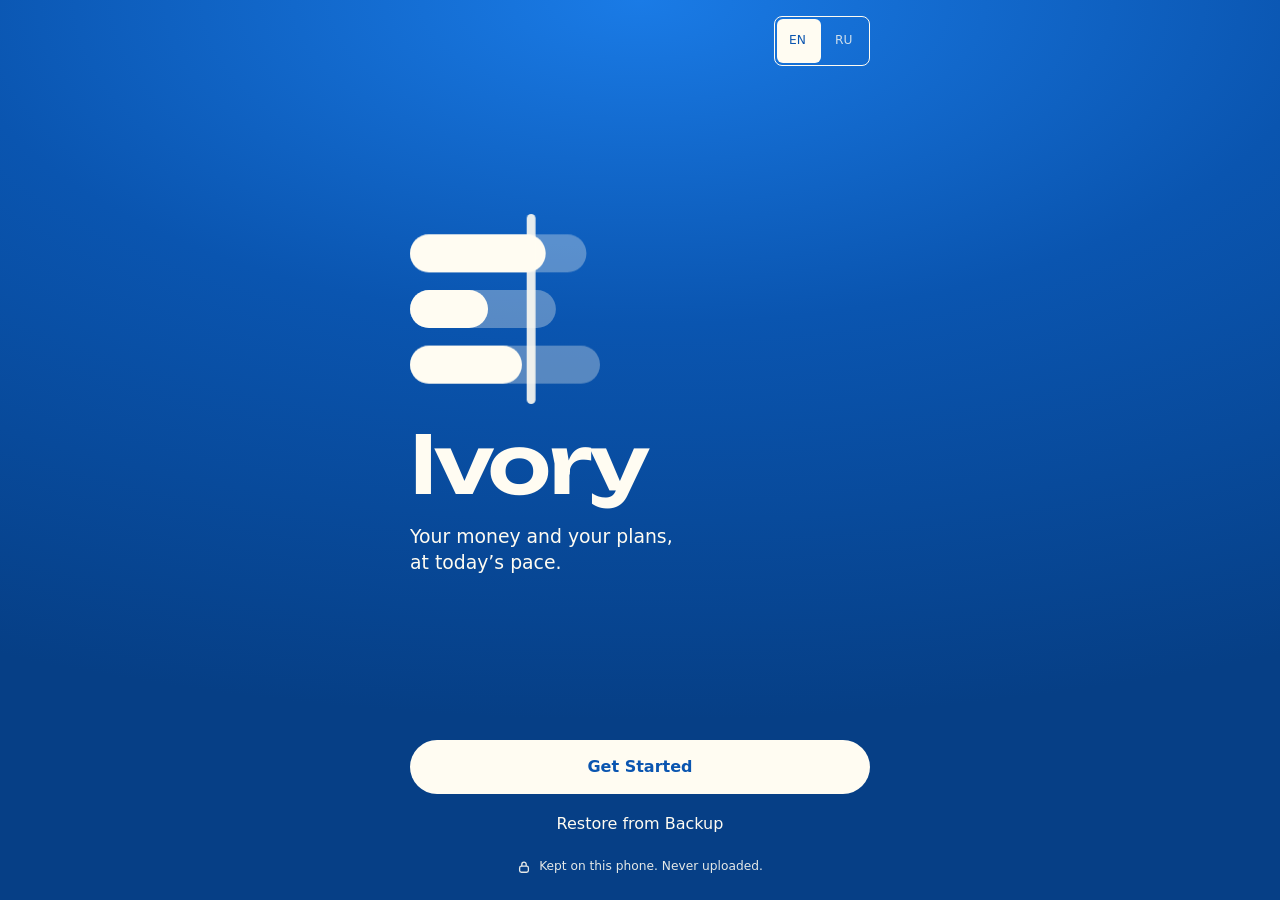
<file: index.html>
<!doctype html>
<html lang="en">
<head>
  <meta charset="utf-8">
  <meta name="viewport" content="width=device-width,initial-scale=1,viewport-fit=cover">
  <title>Ivory</title>
  <meta name="description" content="Money and plans in one place, kept on your device.">
  <!-- The card shown when the link is sent in iMessage, WhatsApp or Telegram. Those apps don't run the page and need full
       addresses. The Russian link, ru/, has its own card in Russian. Pictures: node scripts/share.mjs -->
  <meta property="og:type" content="website">
  <meta property="og:site_name" content="Ivory">
  <meta property="og:title" content="Ivory">
  <meta property="og:description" content="Your money and your plans, at today’s pace. Add it to your Home Screen; everything stays on your phone.">
  <meta property="og:url" content="https://it920-com.github.io/ivory-app/">
  <meta property="og:image" content="https://it920-com.github.io/ivory-app/share/en.png">
  <meta property="og:image:width" content="1200">
  <meta property="og:image:height" content="630">
  <meta property="og:image:alt" content="Ivory: the mark and wordmark on blue">
  <meta property="og:locale" content="en_GB">
  <meta name="twitter:card" content="summary_large_image">
  <link rel="manifest" href="./manifest.webmanifest">
  <link rel="icon" href="./icons/icon.svg" type="image/svg+xml">
  <link rel="apple-touch-icon" href="./icons/apple-touch-icon.png">
  <meta name="apple-mobile-web-app-capable" content="yes">
  <meta name="mobile-web-app-capable" content="yes">
  <meta name="apple-mobile-web-app-title" content="Ivory">
  <meta name="apple-mobile-web-app-status-bar-style" content="default">
  <meta name="theme-color" content="#FFFFFF" media="(prefers-color-scheme: light)">
  <meta name="theme-color" content="#000000" media="(prefers-color-scheme: dark)">
  <meta name="color-scheme" content="light dark">
  <!-- Launch screen: the first screen's background colour only, in the current appearance, until the app has read saved data. -->
  <style>html{background:#fff}@media (prefers-color-scheme:dark){html{background:#000}}</style>
  <script type="module" crossorigin src="./assets/index-4RmjKtCT.js"></script>
  <link rel="stylesheet" crossorigin href="./assets/index-BcfoUZia.css">
</head>
<body>
  <div id="root"></div>
</body>
</html>
</file>
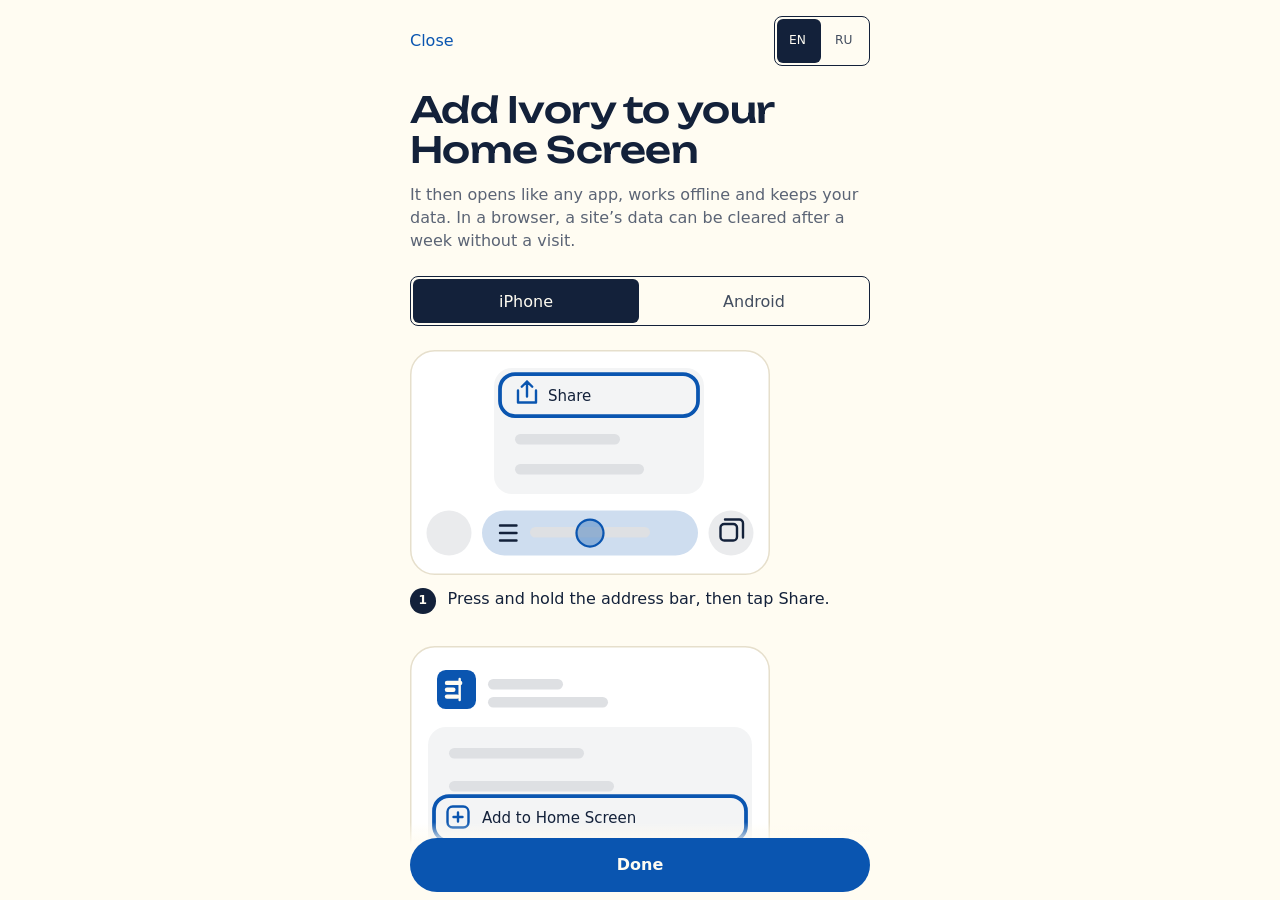
<file: ru/index.html>
<!doctype html>
<html lang="ru">
<head>
  <meta charset="utf-8">
  <meta name="viewport" content="width=device-width,initial-scale=1,viewport-fit=cover">
  <title>Ivory</title>
  <!-- The link for friends in Russia: a card in Russian when it's sent, then straight on to the install guide in Russian. -->
  <meta name="description" content="Деньги и планы в одном месте, на вашем телефоне.">
  <meta property="og:type" content="website">
  <meta property="og:site_name" content="Ivory">
  <meta property="og:title" content="Ivory">
  <meta property="og:description" content="Ваши деньги и планы — в темпе сегодняшнего дня. Добавьте на экран «Домой»; всё хранится только на телефоне.">
  <meta property="og:url" content="https://it920-com.github.io/ivory-app/ru/">
  <meta property="og:image" content="https://it920-com.github.io/ivory-app/share/ru.png">
  <meta property="og:image:width" content="1200">
  <meta property="og:image:height" content="630">
  <meta property="og:image:alt" content="Ivory: знак и название на синем">
  <meta property="og:locale" content="ru_RU">
  <meta name="twitter:card" content="summary_large_image">
  <link rel="icon" href="../icons/icon.svg" type="image/svg+xml">
  <meta http-equiv="refresh" content="0; url=../?install&amp;lang=ru">
  <style>html{background:#0A55B0;color:#FFFCF2;font:17px -apple-system,BlinkMacSystemFont,sans-serif}a{color:inherit}body{margin:24px}</style>
  <script>location.replace('../?install&lang=ru');</script>
</head>
<body>
  <p><a href="../?install&amp;lang=ru">Открыть Ivory</a></p>
</body>
</html>
</file>
<file: assets/index-BcfoUZia.css>
@font-face{font-family:Unbounded Variable;font-style:normal;font-display:swap;font-weight:200 900;src:url([data-uri])format("woff2-variations");unicode-range:U+460-52F,U+1C80-1C8A,U+20B4,U+2DE0-2DFF,U+A640-A69F,U+FE2E-FE2F}@font-face{font-family:Unbounded Variable;font-style:normal;font-display:swap;font-weight:200 900;src:url(./unbounded-cyrillic-wght-normal-C627f1f8.woff2)format("woff2-variations");unicode-range:U+301,U+400-45F,U+490-491,U+4B0-4B1,U+2116}@font-face{font-family:Unbounded Variable;font-style:normal;font-display:swap;font-weight:200 900;src:url(./unbounded-vietnamese-wght-normal-rat7GD3o.woff2)format("woff2-variations");unicode-range:U+102-103,U+110-111,U+128-129,U+168-169,U+1A0-1A1,U+1AF-1B0,U+300-301,U+303-304,U+308-309,U+323,U+329,U+1EA0-1EF9,U+20AB}@font-face{font-family:Unbounded Variable;font-style:normal;font-display:swap;font-weight:200 900;src:url(./unbounded-latin-ext-wght-normal-D6H-S6MW.woff2)format("woff2-variations");unicode-range:U+100-2BA,U+2BD-2C5,U+2C7-2CC,U+2CE-2D7,U+2DD-2FF,U+304,U+308,U+329,U+1D00-1DBF,U+1E00-1E9F,U+1EF2-1EFF,U+2020,U+20A0-20AB,U+20AD-20C0,U+2113,U+2C60-2C7F,U+A720-A7FF}@font-face{font-family:Unbounded Variable;font-style:normal;font-display:swap;font-weight:200 900;src:url(./unbounded-latin-wght-normal-D5afBTBx.woff2)format("woff2-variations");unicode-range:U+??,U+131,U+152-153,U+2BB-2BC,U+2C6,U+2DA,U+2DC,U+304,U+308,U+329,U+2000-206F,U+20AC,U+2122,U+2191,U+2193,U+2212,U+2215,U+FEFF,U+FFFD}@layer properties{@supports (((-webkit-hyphens:none)) and (not (margin-trim:inline))) or ((-moz-orient:inline) and (not (color:rgb(from red r g b)))){:root,:host{--shimmer-angle:20deg}*,:before,:after,::backdrop{--tw-rotate-x:initial;--tw-rotate-y:initial;--tw-rotate-z:initial;--tw-skew-x:initial;--tw-skew-y:initial;--tw-space-y-reverse:0;--tw-border-style:solid;--tw-leading:initial;--tw-font-weight:initial;--tw-tracking:initial;--tw-ordinal:initial;--tw-slashed-zero:initial;--tw-numeric-figure:initial;--tw-numeric-spacing:initial;--tw-numeric-fraction:initial;--tw-shadow:0 0 #0000;--tw-shadow-color:initial;--tw-shadow-alpha:100%;--tw-inset-shadow:0 0 #0000;--tw-inset-shadow-color:initial;--tw-inset-shadow-alpha:100%;--tw-ring-color:initial;--tw-ring-shadow:0 0 #0000;--tw-inset-ring-color:initial;--tw-inset-ring-shadow:0 0 #0000;--tw-ring-inset:initial;--tw-ring-offset-width:0px;--tw-ring-offset-color:#fff;--tw-ring-offset-shadow:0 0 #0000;--tw-outline-style:solid;--tw-blur:initial;--tw-brightness:initial;--tw-contrast:initial;--tw-grayscale:initial;--tw-hue-rotate:initial;--tw-invert:initial;--tw-opacity:initial;--tw-saturate:initial;--tw-sepia:initial;--tw-drop-shadow:initial;--tw-drop-shadow-color:initial;--tw-drop-shadow-alpha:100%;--tw-drop-shadow-size:initial;--tw-backdrop-blur:initial;--tw-backdrop-brightness:initial;--tw-backdrop-contrast:initial;--tw-backdrop-grayscale:initial;--tw-backdrop-hue-rotate:initial;--tw-backdrop-invert:initial;--tw-backdrop-opacity:initial;--tw-backdrop-saturate:initial;--tw-backdrop-sepia:initial;--tw-duration:initial;--tw-ease:initial;--tw-content:"";--tw-translate-x:0;--tw-translate-y:0;--tw-translate-z:0;--tw-animation-delay:0s;--tw-animation-direction:normal;--tw-animation-duration:initial;--tw-animation-fill-mode:none;--tw-animation-iteration-count:1;--tw-enter-blur:0;--tw-enter-opacity:1;--tw-enter-rotate:0;--tw-enter-scale:1;--tw-enter-translate-x:0;--tw-enter-translate-y:0;--tw-exit-blur:0;--tw-exit-opacity:1;--tw-exit-rotate:0;--tw-exit-scale:1;--tw-exit-translate-x:0;--tw-exit-translate-y:0;--scroll-fade-t:0px;--scroll-fade-b:0px;--scroll-fade-s:0px;--scroll-fade-e:0px;--scroll-fade-mask:initial;--shimmer-image:initial;--shimmer-text-fill:initial}}}@layer theme{:root,:host{--font-sans:"Geist Variable", sans-serif;--font-mono:ui-monospace, SFMono-Regular, Menlo, Monaco, Consolas, "Liberation Mono", "Courier New", monospace;--color-zinc-100:oklch(96.7% .001 286.375);--color-zinc-900:oklch(21% .006 285.885);--color-white:#fff;--spacing:.25rem;--text-xs:.75rem;--text-xs--line-height:calc(1 / .75);--text-sm:.875rem;--text-sm--line-height:calc(1.25 / .875);--font-weight-medium:500;--tracking-normal:0em;--radius-md:calc(var(--radius) * .8);--radius-xl:calc(var(--radius) * 1.4);--ease-out:cubic-bezier(0, 0, .2, 1);--ease-in-out:cubic-bezier(.4, 0, .2, 1);--blur-md:12px;--default-transition-duration:.15s;--default-transition-timing-function:cubic-bezier(.4, 0, .2, 1);--default-font-family:"Geist Variable", sans-serif;--default-mono-font-family:var(--font-mono);--chart-scale-05:var(--chart-scale-05);--chart-scale-04:var(--chart-scale-04);--chart-scale-03:var(--chart-scale-03);--chart-scale-02:var(--chart-scale-02);--chart-tooltip-muted:var(--chart-tooltip-muted);--chart-tooltip-foreground:var(--chart-tooltip-foreground);--chart-tooltip-background:var(--chart-tooltip-background);--chart-brush-border:var(--chart-brush-border);--chart-line-secondary:var(--chart-line-secondary);--chart-line-primary:var(--chart-line-primary)}}@layer base{*,:after,:before,::backdrop{box-sizing:border-box;border:0 solid;margin:0;padding:0}::file-selector-button{box-sizing:border-box;border:0 solid;margin:0;padding:0}html,:host{-webkit-text-size-adjust:100%;tab-size:4;line-height:1.5;font-family:var(--default-font-family,-apple-system, BlinkMacSystemFont, "Segoe UI", Roboto, "Helvetica Neue", "Noto Sans", Arial, sans-serif, "Apple Color Emoji", "Segoe UI Emoji", "Segoe UI Symbol", "Noto Color Emoji");font-feature-settings:var(--default-font-feature-settings,normal);font-variation-settings:var(--default-font-variation-settings,normal);-webkit-tap-highlight-color:transparent}hr{height:0;color:inherit;border-top-width:1px}abbr:where([title]){-webkit-text-decoration:underline dotted;text-decoration:underline dotted}h1,h2,h3,h4,h5,h6{font-size:inherit;font-weight:inherit}a{color:inherit;-webkit-text-decoration:inherit;-webkit-text-decoration:inherit;-webkit-text-decoration:inherit;-webkit-text-decoration:inherit;text-decoration:inherit}b,strong{font-weight:bolder}code,kbd,samp,pre{font-family:var(--default-mono-font-family,ui-monospace, SFMono-Regular, Menlo, Monaco, Consolas, "Liberation Mono", "Courier New", monospace);font-feature-settings:var(--default-mono-font-feature-settings,normal);font-variation-settings:var(--default-mono-font-variation-settings,normal);font-size:1em}small{font-size:80%}sub,sup{vertical-align:baseline;font-size:75%;line-height:0;position:relative}sub{bottom:-.25em}sup{top:-.5em}table{text-indent:0;border-color:inherit;border-collapse:collapse}:-moz-focusring:where(:not(iframe)){outline:auto}progress{vertical-align:baseline}summary{display:list-item}ol,ul,menu{list-style:none}img,svg,video,canvas,audio,iframe,embed,object{vertical-align:middle;display:block}img,video{max-width:100%;height:auto}button,input,select,optgroup,textarea{font:inherit;font-feature-settings:inherit;font-variation-settings:inherit;letter-spacing:inherit;color:inherit;opacity:1;background-color:#0000;border-radius:0}::file-selector-button{font:inherit;font-feature-settings:inherit;font-variation-settings:inherit;letter-spacing:inherit;color:inherit;opacity:1;background-color:#0000;border-radius:0}:where(select:is([multiple],[size])) optgroup{font-weight:bolder}:where(select:is([multiple],[size])) optgroup option{padding-inline-start:20px}::file-selector-button{margin-inline-end:4px}::placeholder{opacity:1}@supports (not ((-webkit-appearance:-apple-pay-button))) or (contain-intrinsic-size:1px){::placeholder{color:currentColor}@supports (color:color-mix(in lab, red, red)){::placeholder{color:color-mix(in oklab, currentcolor 50%, transparent)}}}textarea{resize:vertical}::-webkit-search-decoration{-webkit-appearance:none}::-webkit-date-and-time-value{min-height:1lh;text-align:inherit}::-webkit-datetime-edit{display:inline-flex}::-webkit-datetime-edit-fields-wrapper{padding:0}::-webkit-datetime-edit{padding-block:0}::-webkit-datetime-edit-year-field{padding-block:0}::-webkit-datetime-edit-month-field{padding-block:0}::-webkit-datetime-edit-day-field{padding-block:0}::-webkit-datetime-edit-hour-field{padding-block:0}::-webkit-datetime-edit-minute-field{padding-block:0}::-webkit-datetime-edit-second-field{padding-block:0}::-webkit-datetime-edit-millisecond-field{padding-block:0}::-webkit-datetime-edit-meridiem-field{padding-block:0}::-webkit-calendar-picker-indicator{line-height:1}:-moz-ui-invalid{box-shadow:none}button,input:where([type=button],[type=reset],[type=submit]){appearance:button}::file-selector-button{appearance:button}::-webkit-inner-spin-button{height:auto}::-webkit-outer-spin-button{height:auto}[hidden]:where(:not([hidden=until-found])){display:none!important}*{border-color:var(--border);outline-color:var(--ring)}@supports (color:color-mix(in lab, red, red)){*{outline-color:color-mix(in oklab, var(--ring) 50%, transparent)}}body{background-color:var(--background);color:var(--foreground)}html{font-family:Geist Variable,sans-serif}}@layer components;@layer utilities{.pointer-events-none{pointer-events:none}.visible{visibility:visible}.sr-only{clip-path:inset(50%);white-space:nowrap;border-width:0;width:1px;height:1px;margin:-1px;padding:0;position:absolute;overflow:hidden}.absolute{position:absolute}.fixed{position:fixed}.relative{position:relative}.static{position:static}.inset-0{inset:0}.top-0{top:0}.left-1\/2{left:50%}.z-50{z-index:50}.container{width:100%}@media (width>=40rem){.container{max-width:40rem}}@media (width>=48rem){.container{max-width:48rem}}@media (width>=64rem){.container{max-width:64rem}}@media (width>=80rem){.container{max-width:80rem}}@media (width>=96rem){.container{max-width:96rem}}.mt-2{margin-top:calc(var(--spacing) * 2)}.flex{display:flex}.grid{display:grid}.hidden{display:none}.inline{display:inline}.inline-block{display:inline-block}.inline-flex{display:inline-flex}.size-2{width:calc(var(--spacing) * 2);height:calc(var(--spacing) * 2)}.size-6{width:calc(var(--spacing) * 6);height:calc(var(--spacing) * 6)}.size-7{width:calc(var(--spacing) * 7);height:calc(var(--spacing) * 7)}.size-8{width:calc(var(--spacing) * 8);height:calc(var(--spacing) * 8)}.size-9{width:calc(var(--spacing) * 9);height:calc(var(--spacing) * 9)}.h-6{height:calc(var(--spacing) * 6)}.h-7{height:calc(var(--spacing) * 7)}.h-8{height:calc(var(--spacing) * 8)}.h-9{height:calc(var(--spacing) * 9)}.w-full{width:100%}.w-max{width:max-content}.min-w-0{min-width:0}.min-w-\[160px\]{min-width:160px}.shrink{flex-shrink:1}.shrink-0{flex-shrink:0}.grow{flex-grow:1}.transform{transform:var(--tw-rotate-x,) var(--tw-rotate-y,) var(--tw-rotate-z,) var(--tw-skew-x,) var(--tw-skew-y,)}.shimmer{--_spread:var(--shimmer-spread,calc(3ch + 40px));--_base:currentColor;--_highlight:var(--shimmer-color,oklch(from currentColor l c h / calc(alpha* .2)));background-image:var(--shimmer-image,linear-gradient(calc(90deg + var(--shimmer-angle)), var(--_base) calc(50% - var(--_spread)), var(--_highlight) calc(50% - var(--_spread) * .5), var(--_highlight) 50%, var(--_highlight) calc(50% + var(--_spread) * .5), var(--_base) calc(50% + var(--_spread))))}@supports (color:color-mix(in lab, red, red)){.shimmer{background-image:var(--shimmer-image,linear-gradient(calc(90deg + var(--shimmer-angle)), var(--_base) calc(50% - var(--_spread)), color-mix(in oklch, var(--_highlight), var(--_base) 50%) calc(50% - var(--_spread) * .5), var(--_highlight) 50%, color-mix(in oklch, var(--_highlight), var(--_base) 50%) calc(50% + var(--_spread) * .5), var(--_base) calc(50% + var(--_spread))))}}.shimmer{background-repeat:no-repeat;background-size:calc(200% + var(--_spread) * 2) 100%;-webkit-text-fill-color:var(--shimmer-text-fill,transparent);animation:tw-shimmer var(--shimmer-duration,2s) linear infinite;background-position:0 0;-webkit-background-clip:text;background-clip:text}.shimmer:is(.dark *){--_highlight:var(--shimmer-color,oklch(from currentColor max(.8, calc(l + .4)) c h / calc(alpha + .4)))}.shimmer:where([dir=rtl],[dir=rtl] *){animation-direction:reverse}@media (prefers-reduced-motion:reduce){.shimmer{-webkit-text-fill-color:currentColor;background-image:none;animation:none}}.flex-col{flex-direction:column}.items-center{align-items:center}.justify-between{justify-content:space-between}.justify-center{justify-content:center}.gap-1{gap:var(--spacing)}.gap-1\.5{gap:calc(var(--spacing) * 1.5)}.gap-2{gap:calc(var(--spacing) * 2)}.gap-6{gap:calc(var(--spacing) * 6)}:where(.space-y-2>:not(:last-child)){--tw-space-y-reverse:0;margin-block-start:calc(calc(var(--spacing) * 2) * var(--tw-space-y-reverse));margin-block-end:calc(calc(var(--spacing) * 2) * calc(1 - var(--tw-space-y-reverse)))}.truncate{text-overflow:ellipsis;white-space:nowrap;overflow:hidden}.overflow-hidden{overflow:hidden}.overflow-visible{overflow:visible}.rounded{border-radius:.25rem}.rounded-\[calc\(var\(--radius-xl\)-1px\)\]{border-radius:calc(var(--radius-xl) - 1px)}.rounded-\[min\(var\(--radius-md\)\,10px\)\]{border-radius:min(var(--radius-md), 10px)}.rounded-\[min\(var\(--radius-md\)\,12px\)\]{border-radius:min(var(--radius-md), 12px)}.rounded-full{border-radius:2147483647px}.rounded-lg{border-radius:var(--radius)}.rounded-xl{border-radius:calc(var(--radius) * 1.4)}.border{border-style:var(--tw-border-style);border-width:1px}.border-b{border-bottom-style:var(--tw-border-style);border-bottom-width:1px}.border-border{border-color:var(--border)}.border-transparent{border-color:#0000}.bg-background{background-color:var(--background)}.bg-chart-tooltip-background{background-color:var(--chart-tooltip-background)}.bg-destructive\/10{background-color:var(--destructive)}@supports (color:color-mix(in lab, red, red)){.bg-destructive\/10{background-color:color-mix(in oklab, var(--destructive) 10%, transparent)}}.bg-primary{background-color:var(--primary)}.bg-secondary{background-color:var(--secondary)}.bg-zinc-900{background-color:var(--color-zinc-900)}.bg-clip-padding{background-clip:padding-box}.px-2{padding-inline:calc(var(--spacing) * 2)}.px-2\.5{padding-inline:calc(var(--spacing) * 2.5)}.px-3\.5{padding-inline:calc(var(--spacing) * 3.5)}.px-4{padding-inline:calc(var(--spacing) * 4)}.py-1{padding-block:var(--spacing)}.py-2\.5{padding-block:calc(var(--spacing) * 2.5)}.py-3{padding-block:calc(var(--spacing) * 3)}.text-left{text-align:left}.text-right{text-align:right}.text-sm{font-size:var(--text-sm);line-height:var(--tw-leading,var(--text-sm--line-height))}.text-xs{font-size:var(--text-xs);line-height:var(--tw-leading,var(--text-xs--line-height))}.text-\[0\.8rem\]{font-size:.8rem}.text-\[10px\]{font-size:10px}.leading-none{--tw-leading:1;line-height:1}.font-medium{--tw-font-weight:var(--font-weight-medium);font-weight:var(--font-weight-medium)}.tracking-normal{--tw-tracking:var(--tracking-normal);letter-spacing:var(--tracking-normal)}.whitespace-nowrap{white-space:nowrap}.whitespace-pre{white-space:pre}.text-chart-label{color:var(--chart-label)}.text-chart-tooltip-foreground{color:var(--chart-tooltip-foreground)}.text-chart-tooltip-muted{color:var(--chart-tooltip-muted)}.text-destructive{color:var(--destructive)}.text-primary{color:var(--primary)}.text-primary-foreground{color:var(--primary-foreground)}.text-secondary-foreground{color:var(--secondary-foreground)}.text-white{color:var(--color-white)}.tabular-nums{--tw-numeric-spacing:tabular-nums;font-variant-numeric:var(--tw-ordinal,) var(--tw-slashed-zero,) var(--tw-numeric-figure,) var(--tw-numeric-spacing,) var(--tw-numeric-fraction,)}.underline-offset-4{text-underline-offset:4px}.shadow-lg\/5{--tw-shadow-alpha:5%;--tw-shadow:0 10px 15px -3px var(--tw-shadow-color,oklab(0% 0 0/.05)), 0 4px 6px -4px var(--tw-shadow-color,oklab(0% 0 0/.05));box-shadow:var(--tw-inset-shadow), var(--tw-inset-ring-shadow), var(--tw-ring-offset-shadow), var(--tw-ring-shadow), var(--tw-shadow)}.shadow{--tw-shadow:0 1px 3px 0 var(--tw-shadow-color,#0000001a), 0 1px 2px -1px var(--tw-shadow-color,#0000001a);box-shadow:var(--tw-inset-shadow), var(--tw-inset-ring-shadow), var(--tw-ring-offset-shadow), var(--tw-ring-shadow), var(--tw-shadow)}.shadow-lg{--tw-shadow:0 10px 15px -3px var(--tw-shadow-color,#0000001a), 0 4px 6px -4px var(--tw-shadow-color,#0000001a);box-shadow:var(--tw-inset-shadow), var(--tw-inset-ring-shadow), var(--tw-ring-offset-shadow), var(--tw-ring-shadow), var(--tw-shadow)}.ring{--tw-ring-shadow:var(--tw-ring-inset,) 0 0 0 calc(1px + var(--tw-ring-offset-width)) var(--tw-ring-color,currentcolor);box-shadow:var(--tw-inset-shadow), var(--tw-inset-ring-shadow), var(--tw-ring-offset-shadow), var(--tw-ring-shadow), var(--tw-shadow)}.outline{outline-style:var(--tw-outline-style);outline-width:1px}.blur{--tw-blur:blur(8px);filter:var(--tw-blur,) var(--tw-brightness,) var(--tw-contrast,) var(--tw-grayscale,) var(--tw-hue-rotate,) var(--tw-invert,) var(--tw-saturate,) var(--tw-sepia,) var(--tw-drop-shadow,)}.filter{filter:var(--tw-blur,) var(--tw-brightness,) var(--tw-contrast,) var(--tw-grayscale,) var(--tw-hue-rotate,) var(--tw-invert,) var(--tw-saturate,) var(--tw-sepia,) var(--tw-drop-shadow,)}.backdrop-blur-md{--tw-backdrop-blur:blur(var(--blur-md));-webkit-backdrop-filter:var(--tw-backdrop-blur,) var(--tw-backdrop-brightness,) var(--tw-backdrop-contrast,) var(--tw-backdrop-grayscale,) var(--tw-backdrop-hue-rotate,) var(--tw-backdrop-invert,) var(--tw-backdrop-opacity,) var(--tw-backdrop-saturate,) var(--tw-backdrop-sepia,);backdrop-filter:var(--tw-backdrop-blur,) var(--tw-backdrop-brightness,) var(--tw-backdrop-contrast,) var(--tw-backdrop-grayscale,) var(--tw-backdrop-hue-rotate,) var(--tw-backdrop-invert,) var(--tw-backdrop-opacity,) var(--tw-backdrop-saturate,) var(--tw-backdrop-sepia,)}.transition{transition-property:color,background-color,border-color,outline-color,text-decoration-color,fill,stroke,--tw-gradient-from,--tw-gradient-via,--tw-gradient-to,opacity,box-shadow,transform,translate,scale,rotate,filter,-webkit-backdrop-filter,backdrop-filter,display,content-visibility,overlay,pointer-events;transition-timing-function:var(--tw-ease,var(--default-transition-timing-function));transition-duration:var(--tw-duration,var(--default-transition-duration))}.transition-all{transition-property:all;transition-timing-function:var(--tw-ease,var(--default-transition-timing-function));transition-duration:var(--tw-duration,var(--default-transition-duration))}.transition-opacity{transition-property:opacity;transition-timing-function:var(--tw-ease,var(--default-transition-timing-function));transition-duration:var(--tw-duration,var(--default-transition-duration))}.duration-200{--tw-duration:.2s;transition-duration:.2s}.ease-in-out{--tw-ease:var(--ease-in-out);transition-timing-function:var(--ease-in-out)}.ease-out{--tw-ease:var(--ease-out);transition-timing-function:var(--ease-out)}.outline-none{--tw-outline-style:none;outline-style:none}.select-none{-webkit-user-select:none;user-select:none}.\[--color\:var\(--muted-foreground\)\]{--color:var(--muted-foreground)}.\[--shimmering-color\:var\(--foreground\)\]{--shimmering-color:var(--foreground)}.paused{animation-play-state:paused}.running{animation-play-state:running}.not-dark\:bg-clip-padding:not(:is(.dark *)){background-clip:padding-box}.before\:pointer-events-none:before{content:var(--tw-content);pointer-events:none}.before\:absolute:before{content:var(--tw-content);position:absolute}.before\:inset-0:before{content:var(--tw-content);inset:0}.before\:rounded-\[calc\(var\(--radius-xl\)-1px\)\]:before{content:var(--tw-content);border-radius:calc(var(--radius-xl) - 1px)}.before\:shadow-\[0_1px_rgb\(0_0_0\/0\.04\)\]:before{content:var(--tw-content);--tw-shadow:0 1px var(--tw-shadow-color,#0000000a);box-shadow:var(--tw-inset-shadow), var(--tw-inset-ring-shadow), var(--tw-ring-offset-shadow), var(--tw-ring-shadow), var(--tw-shadow)}@media (hover:hover){.hover\:bg-\[color-mix\(in_oklch\,var\(--secondary\)\,var\(--foreground\)_5\%\)\]:hover{background-color:var(--secondary)}@supports (color:color-mix(in lab, red, red)){.hover\:bg-\[color-mix\(in_oklch\,var\(--secondary\)\,var\(--foreground\)_5\%\)\]:hover{background-color:color-mix(in oklch,var(--secondary),var(--foreground) 5%)}}.hover\:bg-destructive\/20:hover{background-color:var(--destructive)}@supports (color:color-mix(in lab, red, red)){.hover\:bg-destructive\/20:hover{background-color:color-mix(in oklab, var(--destructive) 20%, transparent)}}.hover\:bg-muted:hover{background-color:var(--muted)}.hover\:bg-primary\/80:hover{background-color:var(--primary)}@supports (color:color-mix(in lab, red, red)){.hover\:bg-primary\/80:hover{background-color:color-mix(in oklab, var(--primary) 80%, transparent)}}.hover\:text-foreground:hover{color:var(--foreground)}.hover\:underline:hover{text-decoration-line:underline}}.focus-visible\:border-destructive\/40:focus-visible{border-color:var(--destructive)}@supports (color:color-mix(in lab, red, red)){.focus-visible\:border-destructive\/40:focus-visible{border-color:color-mix(in oklab, var(--destructive) 40%, transparent)}}.focus-visible\:border-ring:focus-visible{border-color:var(--ring)}.focus-visible\:ring-3:focus-visible{--tw-ring-shadow:var(--tw-ring-inset,) 0 0 0 calc(3px + var(--tw-ring-offset-width)) var(--tw-ring-color,currentcolor);box-shadow:var(--tw-inset-shadow), var(--tw-inset-ring-shadow), var(--tw-ring-offset-shadow), var(--tw-ring-shadow), var(--tw-shadow)}.focus-visible\:ring-destructive\/20:focus-visible{--tw-ring-color:var(--destructive)}@supports (color:color-mix(in lab, red, red)){.focus-visible\:ring-destructive\/20:focus-visible{--tw-ring-color:color-mix(in oklab, var(--destructive) 20%, transparent)}}.focus-visible\:ring-ring\/50:focus-visible{--tw-ring-color:var(--ring)}@supports (color:color-mix(in lab, red, red)){.focus-visible\:ring-ring\/50:focus-visible{--tw-ring-color:color-mix(in oklab, var(--ring) 50%, transparent)}}.active\:not-aria-\[haspopup\]\:translate-y-px:active:not([aria-haspopup]){--tw-translate-y:1px;translate:var(--tw-translate-x) var(--tw-translate-y)}.disabled\:pointer-events-none:disabled{pointer-events:none}.disabled\:opacity-50:disabled{opacity:.5}:where([data-slot=button-group]) .in-data-\[slot\=button-group\]\:rounded-lg{border-radius:var(--radius)}.has-data-\[icon\=inline-end\]\:pr-1\.5:has([data-icon=inline-end]){padding-right:calc(var(--spacing) * 1.5)}.has-data-\[icon\=inline-end\]\:pr-2:has([data-icon=inline-end]){padding-right:calc(var(--spacing) * 2)}.has-data-\[icon\=inline-start\]\:pl-1\.5:has([data-icon=inline-start]){padding-left:calc(var(--spacing) * 1.5)}.has-data-\[icon\=inline-start\]\:pl-2:has([data-icon=inline-start]){padding-left:calc(var(--spacing) * 2)}.aria-expanded\:bg-muted[aria-expanded=true]{background-color:var(--muted)}.aria-expanded\:bg-secondary[aria-expanded=true]{background-color:var(--secondary)}.aria-expanded\:text-foreground[aria-expanded=true]{color:var(--foreground)}.aria-expanded\:text-secondary-foreground[aria-expanded=true]{color:var(--secondary-foreground)}.aria-invalid\:border-destructive[aria-invalid=true]{border-color:var(--destructive)}.aria-invalid\:ring-3[aria-invalid=true]{--tw-ring-shadow:var(--tw-ring-inset,) 0 0 0 calc(3px + var(--tw-ring-offset-width)) var(--tw-ring-color,currentcolor);box-shadow:var(--tw-inset-shadow), var(--tw-inset-ring-shadow), var(--tw-ring-offset-shadow), var(--tw-ring-shadow), var(--tw-shadow)}.aria-invalid\:ring-destructive\/20[aria-invalid=true]{--tw-ring-color:var(--destructive)}@supports (color:color-mix(in lab, red, red)){.aria-invalid\:ring-destructive\/20[aria-invalid=true]{--tw-ring-color:color-mix(in oklab, var(--destructive) 20%, transparent)}}.dark\:border-input:is(.dark *){border-color:var(--input)}.dark\:bg-destructive\/20:is(.dark *){background-color:var(--destructive)}@supports (color:color-mix(in lab, red, red)){.dark\:bg-destructive\/20:is(.dark *){background-color:color-mix(in oklab, var(--destructive) 20%, transparent)}}.dark\:bg-input\/30:is(.dark *){background-color:var(--input)}@supports (color:color-mix(in lab, red, red)){.dark\:bg-input\/30:is(.dark *){background-color:color-mix(in oklab, var(--input) 30%, transparent)}}.dark\:bg-zinc-100:is(.dark *){background-color:var(--color-zinc-100)}.dark\:text-zinc-900:is(.dark *){color:var(--color-zinc-900)}.dark\:before\:shadow-\[0_-1px_rgb\(255_255_255\/0\.06\)\]:is(.dark *):before{content:var(--tw-content);--tw-shadow:0 -1px var(--tw-shadow-color,#ffffff0f);box-shadow:var(--tw-inset-shadow), var(--tw-inset-ring-shadow), var(--tw-ring-offset-shadow), var(--tw-ring-shadow), var(--tw-shadow)}@media (hover:hover){.dark\:hover\:bg-destructive\/30:is(.dark *):hover{background-color:var(--destructive)}@supports (color:color-mix(in lab, red, red)){.dark\:hover\:bg-destructive\/30:is(.dark *):hover{background-color:color-mix(in oklab, var(--destructive) 30%, transparent)}}.dark\:hover\:bg-input\/50:is(.dark *):hover{background-color:var(--input)}@supports (color:color-mix(in lab, red, red)){.dark\:hover\:bg-input\/50:is(.dark *):hover{background-color:color-mix(in oklab, var(--input) 50%, transparent)}}.dark\:hover\:bg-muted\/50:is(.dark *):hover{background-color:var(--muted)}@supports (color:color-mix(in lab, red, red)){.dark\:hover\:bg-muted\/50:is(.dark *):hover{background-color:color-mix(in oklab, var(--muted) 50%, transparent)}}}.dark\:focus-visible\:ring-destructive\/40:is(.dark *):focus-visible{--tw-ring-color:var(--destructive)}@supports (color:color-mix(in lab, red, red)){.dark\:focus-visible\:ring-destructive\/40:is(.dark *):focus-visible{--tw-ring-color:color-mix(in oklab, var(--destructive) 40%, transparent)}}.dark\:aria-invalid\:border-destructive\/50:is(.dark *)[aria-invalid=true]{border-color:var(--destructive)}@supports (color:color-mix(in lab, red, red)){.dark\:aria-invalid\:border-destructive\/50:is(.dark *)[aria-invalid=true]{border-color:color-mix(in oklab, var(--destructive) 50%, transparent)}}.dark\:aria-invalid\:ring-destructive\/40:is(.dark *)[aria-invalid=true]{--tw-ring-color:var(--destructive)}@supports (color:color-mix(in lab, red, red)){.dark\:aria-invalid\:ring-destructive\/40:is(.dark *)[aria-invalid=true]{--tw-ring-color:color-mix(in oklab, var(--destructive) 40%, transparent)}}.\[\&_svg\]\:pointer-events-none svg{pointer-events:none}.\[\&_svg\]\:shrink-0 svg{flex-shrink:0}.\[\&_svg\:not\(\[class\*\=\'size-\'\]\)\]\:size-3 svg:not([class*=size-]){width:calc(var(--spacing) * 3);height:calc(var(--spacing) * 3)}.\[\&_svg\:not\(\[class\*\=\'size-\'\]\)\]\:size-3\.5 svg:not([class*=size-]){width:calc(var(--spacing) * 3.5);height:calc(var(--spacing) * 3.5)}.\[\&_svg\:not\(\[class\*\=\'size-\'\]\)\]\:size-4 svg:not([class*=size-]){width:calc(var(--spacing) * 4);height:calc(var(--spacing) * 4)}}@property --tw-animation-delay{syntax:"*";inherits:false;initial-value:0s}@property --tw-animation-direction{syntax:"*";inherits:false;initial-value:normal}@property --tw-animation-duration{syntax:"*";inherits:false}@property --tw-animation-fill-mode{syntax:"*";inherits:false;initial-value:none}@property --tw-animation-iteration-count{syntax:"*";inherits:false;initial-value:1}@property --tw-enter-blur{syntax:"*";inherits:false;initial-value:0}@property --tw-enter-opacity{syntax:"*";inherits:false;initial-value:1}@property --tw-enter-rotate{syntax:"*";inherits:false;initial-value:0}@property --tw-enter-scale{syntax:"*";inherits:false;initial-value:1}@property --tw-enter-translate-x{syntax:"*";inherits:false;initial-value:0}@property --tw-enter-translate-y{syntax:"*";inherits:false;initial-value:0}@property --tw-exit-blur{syntax:"*";inherits:false;initial-value:0}@property --tw-exit-opacity{syntax:"*";inherits:false;initial-value:1}@property --tw-exit-rotate{syntax:"*";inherits:false;initial-value:0}@property --tw-exit-scale{syntax:"*";inherits:false;initial-value:1}@property --tw-exit-translate-x{syntax:"*";inherits:false;initial-value:0}@property --tw-exit-translate-y{syntax:"*";inherits:false;initial-value:0}@property --scroll-fade-t{syntax:"<length-percentage>";inherits:false;initial-value:0}@property --scroll-fade-b{syntax:"<length-percentage>";inherits:false;initial-value:0}@property --scroll-fade-s{syntax:"<length-percentage>";inherits:false;initial-value:0}@property --scroll-fade-e{syntax:"<length-percentage>";inherits:false;initial-value:0}@property --scroll-fade-mask{syntax:"*";inherits:false}@property --shimmer-angle{syntax:"<angle>";inherits:true;initial-value:20deg}@property --shimmer-image{syntax:"*";inherits:false}@property --shimmer-text-fill{syntax:"*";inherits:false}@media (prefers-reduced-motion:reduce){.shimmer{-webkit-text-fill-color:currentColor;background-image:none;animation:none}}@font-face{font-family:Geist Variable;font-style:normal;font-display:swap;font-weight:100 900;src:url(./geist-cyrillic-ext-wght-normal-DjL33-gN.woff2)format("woff2-variations");unicode-range:U+460-52F,U+1C80-1C8A,U+20B4,U+2DE0-2DFF,U+A640-A69F,U+FE2E-FE2F}@font-face{font-family:Geist Variable;font-style:normal;font-display:swap;font-weight:100 900;src:url(./geist-cyrillic-wght-normal-BEAKL7Jp.woff2)format("woff2-variations");unicode-range:U+301,U+400-45F,U+490-491,U+4B0-4B1,U+2116}@font-face{font-family:Geist Variable;font-style:normal;font-display:swap;font-weight:100 900;src:url(./geist-vietnamese-wght-normal-6IgcOCM7.woff2)format("woff2-variations");unicode-range:U+102-103,U+110-111,U+128-129,U+168-169,U+1A0-1A1,U+1AF-1B0,U+300-301,U+303-304,U+308-309,U+323,U+329,U+1EA0-1EF9,U+20AB}@font-face{font-family:Geist Variable;font-style:normal;font-display:swap;font-weight:100 900;src:url(./geist-latin-ext-wght-normal-DC-KSUi6.woff2)format("woff2-variations");unicode-range:U+100-2BA,U+2BD-2C5,U+2C7-2CC,U+2CE-2D7,U+2DD-2FF,U+304,U+308,U+329,U+1D00-1DBF,U+1E00-1E9F,U+1EF2-1EFF,U+2020,U+20A0-20AB,U+20AD-20C0,U+2113,U+2C60-2C7F,U+A720-A7FF}@font-face{font-family:Geist Variable;font-style:normal;font-display:swap;font-weight:100 900;src:url(./geist-latin-wght-normal-BgDaEnEv.woff2)format("woff2-variations");unicode-range:U+??,U+131,U+152-153,U+2BB-2BC,U+2C6,U+2DA,U+2DC,U+304,U+308,U+329,U+2000-206F,U+20AC,U+2122,U+2191,U+2193,U+2212,U+2215,U+FEFF,U+FFFD}:root{--background:oklch(100% 0 0);--foreground:oklch(14.5% 0 0);--card:oklch(100% 0 0);--card-foreground:oklch(14.5% 0 0);--popover:oklch(100% 0 0);--popover-foreground:oklch(14.5% 0 0);--primary:oklch(20.5% 0 0);--primary-foreground:oklch(98.5% 0 0);--secondary:oklch(97% 0 0);--secondary-foreground:oklch(20.5% 0 0);--muted:oklch(97% 0 0);--muted-foreground:oklch(55.6% 0 0);--accent:oklch(97% 0 0);--accent-foreground:oklch(20.5% 0 0);--destructive:oklch(57.7% .245 27.325);--border:oklch(92.2% 0 0);--input:oklch(92.2% 0 0);--ring:oklch(70.8% 0 0);--chart-1:oklch(87% 0 0);--chart-2:oklch(55.6% 0 0);--chart-3:oklch(43.9% 0 0);--chart-4:oklch(37.1% 0 0);--chart-5:oklch(26.9% 0 0);--radius:.625rem;--sidebar:oklch(98.5% 0 0);--sidebar-foreground:oklch(14.5% 0 0);--sidebar-primary:oklch(20.5% 0 0);--sidebar-primary-foreground:oklch(98.5% 0 0);--sidebar-accent:oklch(97% 0 0);--sidebar-accent-foreground:oklch(20.5% 0 0);--sidebar-border:oklch(92.2% 0 0);--sidebar-ring:oklch(70.8% 0 0);--chart-positive:oklch(69.6% .17 162.48);--chart-negative:oklch(63.7% .237 25.331);--chart-background:oklch(100% 0 0);--chart-foreground:oklch(14.5% .004 285);--chart-foreground-muted:oklch(55% .014 260);--chart-line-primary:var(--chart-1);--chart-line-secondary:var(--chart-2);--chart-crosshair:oklch(40% .1828 274.34);--chart-grid:oklch(90% 0 0);--chart-brush-border:var(--chart-grid);--chart-tooltip-background:var(--popover);--chart-tooltip-foreground:var(--popover-foreground);--chart-tooltip-muted:var(--muted-foreground);--chart-marker-background:oklch(97% .005 260);--chart-marker-border:oklch(85% .01 260);--chart-marker-foreground:oklch(30% .01 260);--chart-label:oklch(45% .01 260);--chart-scale-mix:oklch(100% 0 0);--chart-scale-01:oklch(92.2% 0 0);--chart-scale-02:var(--chart-1)}@supports (color:color-mix(in lab, red, red)){:root{--chart-scale-02:color-mix(in oklab, var(--chart-1) 35%, var(--chart-scale-mix))}}:root{--chart-scale-03:var(--chart-1)}@supports (color:color-mix(in lab, red, red)){:root{--chart-scale-03:color-mix(in oklab, var(--chart-1) 55%, var(--chart-scale-mix))}}:root{--chart-scale-04:var(--chart-1)}@supports (color:color-mix(in lab, red, red)){:root{--chart-scale-04:color-mix(in oklab, var(--chart-1) 78%, var(--chart-scale-mix))}}:root{--chart-scale-05:var(--chart-1);--chart-scale-pattern-color:oklch(100% 0 0);--chart-indicator-color:oklch(21% .006 285);--chart-indicator-secondary-color:oklch(91.3% 0 0);--chart-marker-badge-background:oklch(0% 0 0);--chart-marker-badge-foreground:oklch(84% 0 0);--chart-segment-background:oklch(75.6% 0 0/.06);--chart-segment-line:oklch(50% 0 0/.25)}.dark{--background:oklch(14.5% 0 0);--foreground:oklch(98.5% 0 0);--card:oklch(20.5% 0 0);--card-foreground:oklch(98.5% 0 0);--popover:oklch(20.5% 0 0);--popover-foreground:oklch(98.5% 0 0);--primary:oklch(92.2% 0 0);--primary-foreground:oklch(20.5% 0 0);--secondary:oklch(26.9% 0 0);--secondary-foreground:oklch(98.5% 0 0);--muted:oklch(26.9% 0 0);--muted-foreground:oklch(70.8% 0 0);--accent:oklch(26.9% 0 0);--accent-foreground:oklch(98.5% 0 0);--destructive:oklch(70.4% .191 22.216);--border:oklch(100% 0 0/.1);--input:oklch(100% 0 0/.15);--ring:oklch(55.6% 0 0);--chart-1:oklch(87% 0 0);--chart-2:oklch(55.6% 0 0);--chart-3:oklch(43.9% 0 0);--chart-4:oklch(37.1% 0 0);--chart-5:oklch(26.9% 0 0);--sidebar:oklch(20.5% 0 0);--sidebar-foreground:oklch(98.5% 0 0);--sidebar-primary:oklch(48.8% .243 264.376);--sidebar-primary-foreground:oklch(98.5% 0 0);--sidebar-accent:oklch(26.9% 0 0);--sidebar-accent-foreground:oklch(98.5% 0 0);--sidebar-border:oklch(100% 0 0/.1);--sidebar-ring:oklch(55.6% 0 0);--chart-positive:oklch(76.5% .177 163.223);--chart-negative:oklch(70.4% .191 22.216);--chart-background:oklch(14.5% 0 0);--chart-foreground:oklch(45% 0 0);--chart-foreground-muted:oklch(65% .01 260);--chart-crosshair:oklch(45% 0 0);--chart-grid:oklch(25% 0 0);--chart-brush-border:var(--chart-grid);--chart-marker-background:oklch(25% .01 260);--chart-marker-border:oklch(40% .01 260);--chart-marker-foreground:oklch(90% 0 0);--chart-label:oklch(75% .01 260);--chart-scale-mix:oklch(25% 0 0);--chart-scale-01:oklch(30% 0 0);--chart-scale-02:var(--chart-1)}@supports (color:color-mix(in lab, red, red)){.dark{--chart-scale-02:color-mix(in oklab, var(--chart-1) 35%, var(--chart-scale-mix))}}.dark{--chart-scale-03:var(--chart-1)}@supports (color:color-mix(in lab, red, red)){.dark{--chart-scale-03:color-mix(in oklab, var(--chart-1) 55%, var(--chart-scale-mix))}}.dark{--chart-scale-04:var(--chart-1)}@supports (color:color-mix(in lab, red, red)){.dark{--chart-scale-04:color-mix(in oklab, var(--chart-1) 78%, var(--chart-scale-mix))}}.dark{--chart-scale-05:var(--chart-1);--chart-scale-pattern-color:oklch(14.5% 0 0);--chart-indicator-color:oklch(100% 0 0);--chart-indicator-secondary-color:oklch(14.5% 0 0);--chart-marker-badge-background:oklch(100% 0 0);--chart-marker-badge-foreground:oklch(15% 0 0);--chart-segment-background:oklch(41% .0127 248.14/.25);--chart-segment-line:oklch(100% 0 0/.25)}@property --tw-rotate-x{syntax:"*";inherits:false}@property --tw-rotate-y{syntax:"*";inherits:false}@property --tw-rotate-z{syntax:"*";inherits:false}@property --tw-skew-x{syntax:"*";inherits:false}@property --tw-skew-y{syntax:"*";inherits:false}@property --tw-space-y-reverse{syntax:"*";inherits:false;initial-value:0}@property --tw-border-style{syntax:"*";inherits:false;initial-value:solid}@property --tw-leading{syntax:"*";inherits:false}@property --tw-font-weight{syntax:"*";inherits:false}@property --tw-tracking{syntax:"*";inherits:false}@property --tw-ordinal{syntax:"*";inherits:false}@property --tw-slashed-zero{syntax:"*";inherits:false}@property --tw-numeric-figure{syntax:"*";inherits:false}@property --tw-numeric-spacing{syntax:"*";inherits:false}@property --tw-numeric-fraction{syntax:"*";inherits:false}@property --tw-shadow{syntax:"*";inherits:false;initial-value:0 0 #0000}@property --tw-shadow-color{syntax:"*";inherits:false}@property --tw-shadow-alpha{syntax:"<percentage>";inherits:false;initial-value:100%}@property --tw-inset-shadow{syntax:"*";inherits:false;initial-value:0 0 #0000}@property --tw-inset-shadow-color{syntax:"*";inherits:false}@property --tw-inset-shadow-alpha{syntax:"<percentage>";inherits:false;initial-value:100%}@property --tw-ring-color{syntax:"*";inherits:false}@property --tw-ring-shadow{syntax:"*";inherits:false;initial-value:0 0 #0000}@property --tw-inset-ring-color{syntax:"*";inherits:false}@property --tw-inset-ring-shadow{syntax:"*";inherits:false;initial-value:0 0 #0000}@property --tw-ring-inset{syntax:"*";inherits:false}@property --tw-ring-offset-width{syntax:"<length>";inherits:false;initial-value:0}@property --tw-ring-offset-color{syntax:"*";inherits:false;initial-value:#fff}@property --tw-ring-offset-shadow{syntax:"*";inherits:false;initial-value:0 0 #0000}@property --tw-outline-style{syntax:"*";inherits:false;initial-value:solid}@property --tw-blur{syntax:"*";inherits:false}@property --tw-brightness{syntax:"*";inherits:false}@property --tw-contrast{syntax:"*";inherits:false}@property --tw-grayscale{syntax:"*";inherits:false}@property --tw-hue-rotate{syntax:"*";inherits:false}@property --tw-invert{syntax:"*";inherits:false}@property --tw-opacity{syntax:"*";inherits:false}@property --tw-saturate{syntax:"*";inherits:false}@property --tw-sepia{syntax:"*";inherits:false}@property --tw-drop-shadow{syntax:"*";inherits:false}@property --tw-drop-shadow-color{syntax:"*";inherits:false}@property --tw-drop-shadow-alpha{syntax:"<percentage>";inherits:false;initial-value:100%}@property --tw-drop-shadow-size{syntax:"*";inherits:false}@property --tw-backdrop-blur{syntax:"*";inherits:false}@property --tw-backdrop-brightness{syntax:"*";inherits:false}@property --tw-backdrop-contrast{syntax:"*";inherits:false}@property --tw-backdrop-grayscale{syntax:"*";inherits:false}@property --tw-backdrop-hue-rotate{syntax:"*";inherits:false}@property --tw-backdrop-invert{syntax:"*";inherits:false}@property --tw-backdrop-opacity{syntax:"*";inherits:false}@property --tw-backdrop-saturate{syntax:"*";inherits:false}@property --tw-backdrop-sepia{syntax:"*";inherits:false}@property --tw-duration{syntax:"*";inherits:false}@property --tw-ease{syntax:"*";inherits:false}@property --tw-content{syntax:"*";inherits:false;initial-value:""}@property --tw-translate-x{syntax:"*";inherits:false;initial-value:0}@property --tw-translate-y{syntax:"*";inherits:false;initial-value:0}@property --tw-translate-z{syntax:"*";inherits:false;initial-value:0}@keyframes tw-shimmer{0%{background-position:100% 0}to{background-position:0 0}}:root{--lightningcss-light:initial;--lightningcss-dark: ;color-scheme:light;box-sizing:border-box;padding-top:env(safe-area-inset-top,0px);padding-bottom:env(safe-area-inset-bottom,0px)}html{scroll-padding-top:env(safe-area-inset-top,0px)}body{color:#000;background:#fff;margin:0;padding:0;font:14px -apple-system,BlinkMacSystemFont,sans-serif}img{max-width:100%}[hidden]:not([hidden=until-found i]){display:none!important}::-webkit-date-and-time-value{display:revert;min-height:revert;text-align:revert;padding:revert}::-webkit-datetime-edit{display:revert;min-height:revert;text-align:revert;padding:revert}::-webkit-datetime-edit-fields-wrapper{display:revert;min-height:revert;text-align:revert;padding:revert}::-webkit-datetime-edit-year-field{display:revert;min-height:revert;text-align:revert;padding:revert}::-webkit-datetime-edit-month-field{display:revert;min-height:revert;text-align:revert;padding:revert}::-webkit-datetime-edit-day-field{display:revert;min-height:revert;text-align:revert;padding:revert}:root{--sans:-apple-system,BlinkMacSystemFont,"SF Pro Text","Segoe UI",system-ui,Roboto,"Helvetica Neue",sans-serif;--display:"Unbounded Variable",var(--sans);--brand:#0a55b0;--brand-deep:#063f86;--ivory:#fffcf2;--ink:#13213a;--ink-mute:#5b6475;--ivory-line:#e6dfcc;--ivory-ctl:#8a857a;--bg:#fff;--surf:#f5f5f7;--fg:#1d1d1f;--mute:#6e6e73;--line:#e3e3e8;--ctl:#86868b;--track:#ededf0;--acc:#06c;--acc-fill:#06c;--acc-fill-h:#005bb8;--acc-fill-p:#004c99;--on-acc:#fff;--neg:#c23a31;--pos:#1d7544;--warn:#955700;--rt:#7a55c7;--k-housing:#5b78d6;--k-groceries:#b5730a;--k-transport:#8a67cf;--k-dining:#e0705a;--k-leisure:#2f9fb3;--k-other:#80868d;--scrim:#00000059;--shadow:0 6px 24px #0000002e;--sp-1:4px;--sp-2:8px;--sp-3:12px;--sp-4:16px;--sp-5:24px;--sp-6:32px;--sp-7:40px;--sp-8:56px;--sp-9:88px;--r-xs:4px;--r-s:8px;--r-m:12px;--r-l:16px;--r-pill:999px;--fs-cap:.7059rem;--fs-foot:.7647rem;--fs-body:1rem;--fs-head:1rem;--fs-fig:2rem;--fs-disp:clamp(3rem,1.5rem + 9vw,4.25rem);--t-fast:.12s;--t-base:.2s;--t-sheet:.32s;--t-data:.5s;--ease:cubic-bezier(.2,.8,.2,1);--tap:44px;--gut:max(16px,env(safe-area-inset-left,0px));--gutr:max(16px,env(safe-area-inset-right,0px))}@media (prefers-color-scheme:dark){:root:not([data-theme=light]){--bg:#000;--surf:#1c1c1e;--fg:#f5f5f7;--mute:#98989d;--line:#2c2c2e;--ctl:#7c7c82;--track:#2a2a2d;--acc:#4da3ff;--acc-fill:#0a6fe0;--acc-fill-h:#0a66d0;--acc-fill-p:#0958b5;--neg:#ff6b62;--pos:#4cc38a;--warn:#ffb340;--rt:#a98be6;--k-housing:#7f9bf0;--k-groceries:#f0b24d;--k-transport:#a98be6;--k-dining:#f08c78;--k-leisure:#52bdd0;--k-other:#8e8e93;--scrim:#0009;--shadow:0 6px 24px #00000080;--lightningcss-light: ;--lightningcss-dark:initial;color-scheme:dark}}:root[data-theme=dark]{--bg:#000;--surf:#1c1c1e;--fg:#f5f5f7;--mute:#98989d;--line:#2c2c2e;--ctl:#7c7c82;--track:#2a2a2d;--acc:#4da3ff;--acc-fill:#0a6fe0;--acc-fill-h:#0a66d0;--acc-fill-p:#0958b5;--neg:#ff6b62;--pos:#4cc38a;--warn:#ffb340;--rt:#a98be6;--k-housing:#7f9bf0;--k-groceries:#f0b24d;--k-transport:#a98be6;--k-dining:#f08c78;--k-leisure:#52bdd0;--k-other:#8e8e93;--scrim:#0009;--shadow:0 6px 24px #00000080;--lightningcss-light: ;--lightningcss-dark:initial;color-scheme:dark}@media (prefers-contrast:more){:root{--mute:#48484d;--ctl:#5e5e63;--line:#aeaeb5;--track:#d6d6dc}@media (prefers-color-scheme:dark){:root:not([data-theme=light]){--mute:#c7c7cc;--ctl:#a1a1a6;--line:#5a5a5f;--track:#48484c}}}*{box-sizing:border-box}html{font-size:100%}@supports (font:-apple-system-body){html{font:-apple-system-body}}body{background:var(--bg);color:var(--fg);font-family:var(--sans);font-size:var(--fs-body);padding-left:var(--gut);padding-right:var(--gutr);-webkit-font-smoothing:antialiased;padding-block:0;line-height:1.45;transition:background .3s}body:before{content:"";height:env(safe-area-inset-top,0px);background:var(--bg);z-index:30;position:fixed;inset:0 0 auto}button,input,select{font:inherit;color:inherit}button{cursor:pointer;text-align:inherit;-webkit-tap-highlight-color:transparent;background:0 0;border:0;padding:0}:focus-visible{outline:2px solid var(--acc);outline-offset:2px;border-radius:var(--r-xs)}.num{font-variant-numeric:tabular-nums lining-nums}.neg{color:var(--neg)}.pos{color:var(--pos)}.wrap{max-width:1040px;margin:0 auto}.tb{top:env(safe-area-inset-top,0px);z-index:20;background:var(--bg);border-bottom:1px solid var(--line);padding-block:var(--sp-3) 0;position:sticky}.tb-row{justify-content:space-between;align-items:center;gap:var(--sp-3) var(--sp-4);flex-wrap:wrap;display:flex}.brand{font-family:var(--display);letter-spacing:-.01em;align-items:baseline;gap:var(--sp-3);min-width:0;font-weight:600;display:flex}.brand small{color:var(--mute);font-weight:400;font-size:var(--fs-cap)}.ctl{gap:var(--sp-2);display:flex}.note{font-size:var(--fs-foot);color:var(--mute);padding-block:var(--sp-3) var(--sp-1);max-width:70ch}.note b{color:var(--fg);font-weight:500}.note summary{min-height:var(--tap);cursor:pointer;color:var(--mute);align-items:center;list-style:none;display:flex}.note summary::-webkit-details-marker{display:none}.note summary:after{content:"+";margin-left:var(--sp-2)}.note[open] summary:after{content:"−"}.note p{margin:0 0 var(--sp-3)}.tabs{gap:var(--sp-1);margin-top:var(--sp-2);scrollbar-width:none;display:flex;overflow-x:auto}.tabs button{padding:var(--sp-3) var(--sp-4) 11px;min-height:var(--tap);font-size:var(--fs-body);color:var(--mute);white-space:nowrap;transition:color var(--t-fast);border-bottom:2px solid #0000}.tabs button[aria-selected=true]{color:var(--fg);border-color:var(--fg);font-weight:500}.seg{border:1px solid var(--ctl);border-radius:var(--r-s);gap:2px;padding:2px;display:inline-flex}.seg button{padding:var(--sp-1) var(--sp-3);color:var(--mute);min-height:28px;transition:background var(--t-fast),color var(--t-fast);border-radius:6px;font-size:13px}@media (pointer:coarse){.tb .seg button{min-height:var(--tap);min-width:var(--tap)}}.seg button[aria-pressed=true]{background:var(--fg);color:var(--bg)}.sheet .seg{display:flex}.sheet .seg button{text-align:center;min-height:40px;font-size:var(--fs-body);flex:1}@media (hover:hover){.tabs button:hover{color:var(--fg)}.seg button[aria-pressed=false]:hover{color:var(--fg);background:var(--surf)}}.seg button:active,.tabs button:active{opacity:.7}.lbl{font-size:var(--fs-cap);letter-spacing:.06em;text-transform:uppercase;color:var(--mute);font-weight:500}.sec-h{justify-content:space-between;align-items:baseline;gap:var(--sp-3);margin-bottom:var(--sp-2);display:flex}.sec-h span:last-child{font-size:var(--fs-foot);color:var(--mute)}.fr{color:var(--mute);font-weight:inherit}.state{font-size:var(--fs-foot);color:var(--mute)}.state.w{color:var(--warn)}.state.p{color:var(--pos)}.ins{font-size:var(--fs-body);color:var(--mute);margin:var(--sp-4) 0 0;max-width:46ch;line-height:1.45}.empty{color:var(--mute);padding:var(--sp-4) 0 var(--sp-2);margin:0}.lnk{color:var(--acc);text-underline-offset:2px;padding:var(--sp-3) var(--sp-1);margin:calc(var(--sp-3) * -1) calc(var(--sp-1) * -1);text-decoration:underline}.task{align-items:center;gap:var(--sp-3);width:100%;padding:var(--sp-3) 0;border-top:1px solid var(--line);min-height:48px;transition:background var(--t-fast);display:flex}.task:first-of-type{border-top:0}@media (hover:hover){.task:hover{background:var(--surf);box-shadow:calc(var(--sp-3) * -1) 0 0 var(--surf),var(--sp-3) 0 0 var(--surf)}}.task:active{background:var(--track);box-shadow:calc(var(--sp-3) * -1) 0 0 var(--track),var(--sp-3) 0 0 var(--track)}.ck{border:1.5px solid var(--ctl);width:1.3rem;height:1.3rem;transition:background var(--t-base),border-color var(--t-base);border-radius:50%;flex:none;place-items:center;display:grid}.ck svg{opacity:0;width:55%;height:55%;transition:opacity var(--t-base)}.ck-btn[aria-checked=true] .ck{background:var(--acc-fill);border-color:var(--acc-fill)}.ck-btn[aria-checked=true] .ck svg{opacity:1;color:var(--on-acc)}.trow.done .tt{color:var(--mute);text-decoration:line-through;-webkit-text-decoration-color:var(--ctl);text-decoration-color:var(--ctl)}.tt{overflow-wrap:anywhere;flex:1;min-width:0}.sub{font-size:var(--fs-foot);color:var(--mute);margin-top:1px;display:block}.tag{font-size:var(--fs-foot);color:var(--mute);white-space:nowrap}.src{font-size:var(--fs-cap);border-radius:var(--r-xs);letter-spacing:.02em;border:1px solid var(--line);color:var(--mute);padding:0 6px;line-height:16px}.src.imp{color:var(--acc);background:color-mix(in srgb,var(--acc) 12%,transparent);border-color:#0000}.bar{background:var(--track);border-radius:2px;height:4px;position:relative}.bar.md{border-radius:3px;height:6px}.bar i{background:var(--fg);border-radius:inherit;transition:width var(--t-data) var(--ease);position:absolute;top:0;bottom:0;left:0}.bar.pos i{background:var(--pos)}.bar.warn i{background:var(--warn)}.bar b{border-radius:inherit;background:color-mix(in srgb,var(--acc) 38%,transparent);position:absolute;top:0;bottom:0}.bar u{background:var(--fg);opacity:.45;width:2px;text-decoration:none;position:absolute;top:-4px;bottom:-4px}.goal,.pgoal{padding:var(--sp-4) 0;border-top:1px solid var(--line)}.goal:first-of-type,.pgoal:first-of-type{border-top:0}.pgoal{width:100%;transition:background var(--t-fast);display:block}@media (hover:hover){.pgoal:hover{background:var(--surf);box-shadow:calc(var(--sp-3) * -1) 0 0 var(--surf),var(--sp-3) 0 0 var(--surf)}}.pgoal:active,.pgoal.on{background:var(--surf);box-shadow:calc(var(--sp-3) * -1) 0 0 var(--surf),var(--sp-3) 0 0 var(--surf)}.goal-h{justify-content:space-between;gap:var(--sp-3);margin-bottom:var(--sp-3);display:flex}.goal-h span:last-child{color:var(--mute);white-space:nowrap}.goal .state,.pgoal .state{margin-top:var(--sp-2)}.btn{justify-content:center;align-items:center;gap:var(--sp-2);min-height:var(--tap);padding:0 var(--sp-4);border-radius:var(--r-m);text-align:center;transition:background var(--t-fast),transform var(--t-fast),opacity var(--t-fast);font-weight:500;line-height:1;display:inline-flex}.btn svg{width:16px;height:16px}.btn-primary{background:var(--acc-fill);color:var(--on-acc)}.btn-text{color:var(--acc);padding:0 var(--sp-2)}.btn-quiet{color:var(--mute)}.btn-pill{border-radius:var(--r-pill);padding:0 var(--sp-5);min-height:48px;box-shadow:var(--shadow)}@media (hover:hover){.btn-primary:hover{background:var(--acc-fill-h)}.btn-text:hover{background:color-mix(in srgb,var(--acc) 10%,transparent)}.btn-quiet:hover{color:var(--fg)}}.btn-primary:active{background:var(--acc-fill-p);transform:scale(.98)}.btn-text:active{background:color-mix(in srgb,var(--acc) 18%,transparent)}.btn:disabled,.btn[aria-disabled=true]{opacity:.4;cursor:not-allowed;transform:none}.btn[aria-busy=true]{cursor:progress}.btn[aria-busy=true]:before{content:"";box-sizing:content-box;border:2px solid;border-right-color:#0000;border-radius:50%;width:14px;height:14px;animation:.7s linear infinite spin}@keyframes spin{to{transform:rotate(360deg)}}.addday{margin-top:var(--sp-2);margin-left:calc(var(--sp-2) * -1)}.fab{width:max-content;left:0;right:0;bottom:calc(var(--sp-5) + env(safe-area-inset-bottom,0px));z-index:15;margin-inline:auto;position:fixed}.fld{gap:var(--sp-2);font-size:var(--fs-foot);color:var(--mute);display:grid}.fld input,.fld select{background:var(--bg);border:1px solid var(--ctl);border-radius:var(--r-m);padding:var(--sp-3);color:var(--fg);min-height:var(--tap);width:100%;transition:border-color var(--t-fast);font-size:max(16px,1rem)}@media (hover:hover){.fld input:hover,.fld select:hover{border-color:var(--mute)}}.fld input:focus-visible,.fld select:focus-visible{border-color:var(--acc);outline-offset:1px}.fld [aria-invalid=true]{border-color:var(--neg);box-shadow:inset 0 0 0 1px var(--neg)}.fld :disabled{opacity:.4;cursor:not-allowed}.fld .amt{font-size:var(--fs-fig);letter-spacing:-.02em;font-weight:300}.row2{gap:var(--sp-3);grid-template-columns:minmax(0,1fr) minmax(0,1fr);align-items:end;display:grid}.row2>.fld{min-width:0}.fld input[type=date],.fld input[type=time]{text-align:start;appearance:none;min-width:0;max-width:100%;min-height:var(--tap);display:block}.fld input::-webkit-date-and-time-value{text-align:start;min-height:1.2em}.fld .hint{font-size:var(--fs-cap);color:var(--mute)}.ng{gap:var(--sp-4);display:grid}.err{gap:var(--sp-2);color:var(--neg);font-size:var(--fs-foot);align-items:flex-start;display:flex}.err:empty{display:none}.err:not(:empty):before{content:"!";box-sizing:content-box;width:16px;height:16px;font-size:var(--fs-cap);border:1.5px solid;border-radius:50%;flex:none;place-items:center;font-weight:700;line-height:1;display:grid}.chips{gap:var(--sp-2);flex-wrap:wrap;display:flex}.chip{min-width:var(--tap);min-height:var(--tap);border:1px solid var(--ctl);border-radius:var(--r-s);font-size:var(--fs-foot);color:var(--mute);transition:background var(--t-fast),border-color var(--t-fast);text-align:center!important}@media (hover:hover){.chip[aria-pressed=false]:hover{border-color:var(--mute);color:var(--fg)}}.chip[aria-pressed=true]{background:var(--rt);border-color:var(--rt);color:var(--bg)}.veil{background:var(--scrim);z-index:40;display:none;position:fixed;inset:0}.veil.on{display:block}.sheet{z-index:50;background:var(--surf);color:var(--fg);border-top:1px solid var(--line);border-radius:var(--r-l) var(--r-l) 0 0;padding:var(--sp-5) max(var(--sp-5),env(safe-area-inset-right,0px)) calc(var(--sp-5) + env(safe-area-inset-bottom,0px)) max(var(--sp-5),env(safe-area-inset-left,0px));transition:transform var(--t-sheet) var(--ease);visibility:hidden;max-height:92%;position:fixed;bottom:0;left:0;right:0;overflow:auto;transform:translateY(105%)}.sheet.on{visibility:visible;transform:none}.sheet-in{gap:var(--sp-4);max-width:460px;margin:0 auto;display:grid}.sheet h2{font-size:var(--fs-head);margin:0;font-weight:600;line-height:1.3}.toast{left:50%;bottom:calc(92px + env(safe-area-inset-bottom,0px));background:var(--fg);color:var(--bg);padding:var(--sp-3) var(--sp-4);border-radius:var(--r-pill);font-size:var(--fs-foot);opacity:0;pointer-events:none;transition:opacity var(--t-base),transform var(--t-base);z-index:60;text-align:center;max-width:calc(100% - 32px);position:fixed;transform:translate(-50%,12px)}.toast.on{opacity:1;transform:translate(-50%)}@media (width>=760px){.sheet{border-radius:var(--r-l);border:1px solid var(--line);opacity:0;width:440px;inset:50% auto auto 50%;transform:translate(-50%,-46%)}.sheet.on{opacity:1;transform:translate(-50%,-50%)}}.scr{padding-block:var(--sp-5) 120px}.scr.enter{animation:.35s both in}@keyframes in{0%{opacity:0;transform:translateY(6px)}to{opacity:1;transform:none}}.v-a,.v-p{gap:var(--sp-7);max-width:560px;margin:0 auto;display:grid}.v-a .col{gap:var(--sp-7);align-content:start;display:grid}.v-a .big{font-size:var(--fs-disp);letter-spacing:-.04em;margin:var(--sp-2) 0 var(--sp-3);font-weight:300;line-height:1}.v-a .big .fr{letter-spacing:-.02em;font-size:.5em}.v-a .stats{gap:var(--sp-5) var(--sp-7);grid-template-columns:auto 1fr;display:grid}.v-a .stats .k{font-size:var(--fs-foot);color:var(--mute);margin-bottom:2px}.v-a .stats b{font-size:var(--fs-head);font-weight:500}.v-a .stats .of{font-size:var(--fs-foot);color:var(--mute)}.v-a .sbar{height:8px;margin:var(--sp-3) 0 var(--sp-1);gap:2px;display:flex}.v-a .sbar i{background:var(--cc);flex:var(--w) 1 0;border-radius:2px;min-width:2px}.v-a .tx{align-items:center;gap:var(--sp-3);padding:var(--sp-3) 0;border-top:1px solid var(--line);display:flex}.v-a .leg{padding:var(--sp-3) 0;border-top:1px solid var(--line)}.v-a .leg:first-of-type,.v-a .tx:first-of-type{border-top:0}.v-a .lg-h{align-items:baseline;gap:0 var(--sp-3);flex-wrap:wrap;display:flex}.v-a .lg-h .dot{align-self:center}.v-a .lg-h .am .fr{color:var(--mute)}.v-a .lm{color:var(--mute);font-size:var(--fs-foot);text-align:right;min-width:5.2em}.lbar{background:var(--track);height:3px;margin:var(--sp-2) 0 0 calc(8px + var(--sp-3));border-radius:2px;overflow:hidden}.lbar i{background:var(--cc);border-radius:inherit;height:100%;transition:width var(--t-data) var(--ease);display:block}.lbar.warn i{background:var(--warn)}.v-a .leg .state{margin:var(--sp-1) 0 0 calc(8px + var(--sp-3))}.v-a .lg-h .dot,.v-a .tx .ic{background:var(--cc);border-radius:50%;flex:none;width:8px;height:8px}.v-a .lg-h .nm{flex:8em;min-width:0}.v-a .lg-h .am{text-align:right}.v-a .who{flex:1;min-width:0}.v-a .who b{overflow-wrap:anywhere;font-weight:400;display:block}.v-a .who small{color:var(--mute);font-size:var(--fs-foot);align-items:center;gap:2px var(--sp-2);flex-wrap:wrap;margin-top:1px;display:flex}.v-p .pc{display:contents}.v-p .s-cal{order:1}.v-p .s-day{order:2}.v-p .s-goals{order:3}.v-p .s-rt{order:4}.cal-wk,.cal-g{grid-template-columns:repeat(7,minmax(0,1fr));display:grid}.cal-wk span{text-align:center;font-size:var(--fs-cap);color:var(--mute);letter-spacing:.04em;padding:6px 0}.cal-g{border-top:1px solid var(--line);row-gap:var(--sp-1);padding-top:6px}.d{align-items:center;gap:var(--sp-1);padding:var(--sp-1) 0 6px;border-radius:var(--r-m);min-width:0;min-height:56px;transition:background var(--t-fast);flex-direction:column;display:flex}.d .n{font-size:min(var(--fs-body),22px);border-radius:50%;place-items:center;width:1.6em;height:1.6em;display:grid}.d.past .n{color:var(--mute)}.d.today .n{background:var(--acc-fill);color:var(--on-acc)}@media (hover:hover){.d:hover{background:var(--surf)}}.d:active{background:var(--track)}.d.sel{background:var(--surf);box-shadow:inset 0 0 0 1px var(--ctl)}.d.sel .n{font-weight:600}.dots{gap:var(--sp-1);justify-content:center;align-items:center;min-height:9px;display:flex}.dots .more{font-size:var(--fs-cap);color:var(--mute);font-style:normal;line-height:1}.dt{border:1.5px solid var(--cc);border-radius:50%;flex:none;width:7px;height:7px;display:inline-block}.dt.oo{--cc:var(--acc)}.dt.rt{--cc:var(--rt);border-radius:2px}.dt.miss{--cc:var(--warn);background:linear-gradient(135deg,transparent 38%,var(--cc) 38% 62%,transparent 62%)}.dt.done{background:var(--cc)}.dt.dim{opacity:.16}.cal-key{gap:6px var(--sp-4);font-size:var(--fs-cap);color:var(--mute);margin-top:var(--sp-3);flex-wrap:wrap;display:flex}.cal-key span{align-items:center;gap:6px;display:inline-flex}.rt-row{justify-content:space-between;align-items:center;gap:var(--sp-4);padding:var(--sp-3) 0;border-top:1px solid var(--line);min-height:48px;display:flex}.rt-row:first-of-type{border-top:0}.rt-row b{font-weight:400;display:block}.rt-row small{color:var(--mute);font-size:var(--fs-foot)}.pills{gap:var(--sp-1);flex:none;display:flex}.pl{width:2em;height:2em;font-size:var(--fs-cap);color:var(--mute);border:1px solid var(--line);border-radius:50%;place-items:center;font-style:normal;display:grid}.pl.on{background:var(--rt);border-color:var(--rt);color:var(--bg)}@media (width<=420px){.pl{width:1.85em;height:1.85em}.pills{gap:2px}}@media (width>=880px){.v-a,.v-p{column-gap:var(--sp-9);max-width:none;padding-top:var(--sp-5);grid-template-columns:minmax(0,1fr) minmax(0,1fr);align-items:start}.v-p .pc{gap:var(--sp-7);align-content:start;display:grid}}.cchips{gap:var(--sp-2);flex-wrap:wrap;display:flex}.cchip{align-items:center;gap:var(--sp-2);min-height:var(--tap);padding:0 var(--sp-3);border:1px solid var(--ctl);border-radius:var(--r-s);font-size:var(--fs-foot);color:var(--fg);transition:background var(--t-fast),color var(--t-fast),border-color var(--t-fast);display:inline-flex}.cchip i{background:var(--cc);border-radius:50%;flex:none;width:8px;height:8px}.cchip[aria-pressed=true]{background:var(--fg);color:var(--bg);border-color:var(--fg)}@media (hover:hover){.cchip[aria-pressed=false]:hover{border-color:var(--mute)}}.cchip:active{opacity:.7}@keyframes pop{0%{transform:scale(.82)}60%{transform:scale(1.1)}to{transform:scale(1)}}.trow.pop .ck{animation:pop .26s var(--ease)}@keyframes grow{0%{width:0}}.scr.enter .bar i,.scr.enter .lbar i{animation:grow var(--t-data) var(--ease) both}.tabs button svg{display:none}@media (width<=879px){.v-a .col{display:contents}.v-a .s-hero{order:1}.v-a .s-tips{order:2}.v-a .s-tod{order:3}.v-a .s-gls{order:4}.v-a .s-brk{order:5}.v-a .s-rec{order:6}}@media (width<=759px){.tabs button{padding-top:var(--sp-1);flex-direction:column;gap:2px;font-size:12px;font-weight:500}.tabs button svg{width:22px;height:22px;display:block}.tabs button[aria-selected=true]{font-weight:500}.d{min-height:50px}.cal-key{margin-top:var(--sp-2)}}[hidden]{display:none!important}html{overflow-x:clip}.chips{gap:var(--sp-2);grid-template-columns:repeat(7,minmax(0,1fr));display:grid}.chip{min-width:0}.budget{margin-top:var(--sp-5)}.budget .state{margin-top:var(--sp-3)}.budget .state+.state{margin-top:2px}@media (width<=759px){.brand small{display:none}.tb{padding-block:var(--sp-2)}.tabs{z-index:25;background:var(--bg);border-top:1px solid var(--line);padding:0 var(--gut) env(safe-area-inset-bottom,0px);gap:0;margin:0;position:fixed;bottom:0;left:0;right:0}.tabs button{text-align:center;border:0;border-top:2px solid #0000;flex:1;justify-content:center;align-items:center;min-height:56px;margin-top:-1px;padding:0;display:flex}.tabs button[aria-selected=true]{border-top-color:var(--fg)}.fab{bottom:calc(72px + env(safe-area-inset-bottom,0px))}.toast{bottom:calc(140px + env(safe-area-inset-bottom,0px))}.scr{padding-bottom:168px}}.sec-h:has(.mnav){align-items:center}.mnav{align-items:center;gap:var(--sp-1);display:inline-flex}.mnav span{text-align:center;min-width:8em}.mn{width:var(--tap);height:var(--tap);margin-block:calc(var(--sp-3) * -1);border-radius:var(--r-s);color:var(--acc);transition:background var(--t-fast);place-items:center;display:grid}.mn svg{width:16px;height:16px}@media (hover:hover){.mn:hover{background:color-mix(in srgb,var(--acc) 10%,transparent)}}.mn:active{background:color-mix(in srgb,var(--acc) 18%,transparent)}.trow{border-top:1px solid var(--line);align-items:stretch;display:flex}.sec-h+.trow{border-top:0}.ck-btn{width:var(--tap);min-height:var(--tap);margin-left:calc((var(--tap) - 1.3rem) / -2);border-radius:50%;flex:none;place-items:center;display:grid}.ck-btn:active .ck{transform:scale(.9)}.trow .task{border-top:0;flex:1;min-width:0}@media (hover:hover){.trow .task:hover{box-shadow:var(--sp-3) 0 0 var(--surf)}}.trow .task:active{box-shadow:var(--sp-3) 0 0 var(--track)}.chip{font-size:min(var(--fs-foot),15px)}.v-a .tx.tap{border-top:1px solid var(--line);width:100%;transition:background var(--t-fast)}@media (hover:hover){.v-a .tx.tap:hover{background:var(--surf);box-shadow:calc(var(--sp-3) * -1) 0 0 var(--surf),var(--sp-3) 0 0 var(--surf)}}.v-a .tx.tap:active{background:var(--track);box-shadow:calc(var(--sp-3) * -1) 0 0 var(--track),var(--sp-3) 0 0 var(--track)}.v-a .tx .chev{color:var(--ctl);margin-left:calc(var(--sp-1) * -1);flex:none;display:grid}.v-a .tx .chev svg{width:.75rem;height:.75rem}.more-tx{margin-top:var(--sp-2);margin-left:calc(var(--sp-2) * -1)}.sh-bar{align-items:center;gap:var(--sp-2);margin:calc(var(--sp-2) * -1) calc(var(--sp-3) * -1) 0;grid-template-columns:minmax(0,1fr) auto minmax(0,1fr);display:grid}.sh-bar h2{text-align:center;max-width:14em}.sh-bar .btn{padding:0 var(--sp-3)}.sh-bar [data-close]{justify-self:start}.sh-bar #saveBtn{justify-self:end;font-weight:600}.sheet.drag{transition:none}@media (width<=759px){.sheet{padding-top:var(--sp-6)}.sheet:before{content:"";top:var(--sp-2);background:var(--ctl);opacity:.5;border-radius:3px;width:36px;height:5px;margin-left:-18px;position:absolute;left:50%}}.note .reset{margin:0 0 var(--sp-3) calc(var(--sp-2) * -1);font-size:var(--fs-foot)}.nosave{gap:var(--sp-2);margin:var(--sp-2) 0 0;padding:var(--sp-3);border-radius:var(--r-m);font-size:var(--fs-foot);color:var(--fg);background:color-mix(in srgb,var(--warn) 12%,var(--bg));align-items:flex-start;max-width:70ch;display:flex}.nosave:before{content:"!";box-sizing:content-box;border:1.5px solid var(--warn);width:16px;height:16px;color:var(--warn);font-size:var(--fs-cap);border-radius:50%;flex:none;place-items:center;font-weight:700;line-height:1;display:grid}.btn-danger{color:var(--neg)}@media (hover:hover){.btn-danger:hover{background:color-mix(in srgb,var(--neg) 10%,transparent)}}.btn-danger:active{background:color-mix(in srgb,var(--neg) 18%,transparent)}.toast:has(.tbtn){align-items:center;gap:var(--sp-3);text-align:left;padding-right:var(--sp-2);display:flex}.tbtn{min-height:var(--tap);margin-block:calc(var(--sp-3) * -1);padding:0 var(--sp-2);color:var(--bg);white-space:nowrap;text-underline-offset:2px;font-weight:600;text-decoration:underline}.tbtn.x{min-width:var(--tap);opacity:.7;place-items:center;font-weight:400;text-decoration:none;display:grid}.tbtn.x svg{width:14px;height:14px}.toast.on .tbtn{pointer-events:auto}@media (prefers-reduced-motion:reduce){*{transition:none!important;animation:none!important}}.sec-h .sec-act{min-height:var(--tap);margin-block:calc(var(--sp-3) * -1);margin-right:calc(var(--sp-2) * -1);font-size:var(--fs-foot)}.sh-intro,.hint-p{font-size:var(--fs-foot);color:var(--mute);margin:0;line-height:1.45}.stmts{margin:0;padding:0;list-style:none}.stmt{align-items:center;gap:var(--sp-3);padding:var(--sp-3) 0;border-top:1px solid var(--line);min-height:48px;display:flex}.stmt:first-child{border-top:0}.stmt .who,.rv-rows .who{flex:1;min-width:0}.stmt b,.rv-rows .who b,.rv-head b{overflow-wrap:anywhere;font-weight:400;display:block}.stmt small,.rv-rows .who small,.rv-head small{color:var(--mute);font-size:var(--fs-foot);overflow-wrap:anywhere;margin-top:1px;display:block}.stmt .btn{margin-right:calc(var(--sp-2) * -1);flex:none}.rv-head b{font-weight:600}.rv-stats{gap:var(--sp-3);grid-template-columns:repeat(3,minmax(0,1fr));display:grid}.rv-stats .k{font-size:var(--fs-foot);color:var(--mute);margin-bottom:2px}.rv-stats b{overflow-wrap:anywhere;font-weight:500}.rv-notes{gap:var(--sp-2);font-size:var(--fs-foot);color:var(--mute);margin:0;padding:0;list-style:none;display:grid}.rv-notes li{gap:var(--sp-2);align-items:flex-start;display:flex}.rv-notes li:before{content:"";border:1.5px solid var(--ctl);width:16px;height:16px;font-size:var(--fs-cap);box-sizing:border-box;border-radius:50%;flex:none;place-items:center;margin-top:1px;font-weight:700;line-height:1;display:grid}.rv-notes li.ok{color:var(--fg)}.rv-notes li.ok:before{content:"✓";border-color:var(--pos);color:var(--pos)}.rv-notes li.warn{color:var(--fg)}.rv-notes li.warn:before{content:"!";border-color:var(--warn);color:var(--warn)}.rv-notes li.bad{color:var(--neg)}.rv-notes li.bad:before{content:"!";border-color:var(--neg);color:var(--neg)}.rv-rows .tx{align-items:center;gap:var(--sp-3);padding:var(--sp-3) 0;border-top:1px solid var(--line);display:flex}.rv-rows .tx:first-child{border-top:0}.rv-rows .ic{background:var(--cc);border-radius:50%;flex:none;width:8px;height:8px}.rv-rows .am{white-space:nowrap}#saveBtn:disabled{color:var(--mute)}.hello{margin:0 0 var(--sp-5);font-family:var(--display);letter-spacing:-.01em;font-size:1.2941rem;font-weight:500;line-height:1.3}.start{gap:var(--sp-4);padding:var(--sp-5);border-radius:var(--r-l);background:var(--surf);display:grid}.start p{max-width:40ch;margin:0}.start .btn{min-height:50px}@media (width>=880px){.start .btn{justify-self:start}}.ob{z-index:30;-webkit-overflow-scrolling:touch;padding:env(safe-area-inset-top,0px) var(--gutr) env(safe-area-inset-bottom,0px) var(--gut);position:fixed;inset:0;overflow-y:auto}.ob-in{gap:var(--sp-5);max-width:460px;min-height:100%;padding-block:var(--sp-4) var(--sp-5);flex-direction:column;margin:0 auto;display:flex}.ob-top{justify-content:space-between;align-items:center;gap:var(--sp-4);min-height:var(--tap);display:flex}.ob h1{font-family:var(--display);letter-spacing:-.015em;text-wrap:balance;margin:0;font-size:clamp(1.75rem,1.2rem + 2.6vw,2.25rem);font-weight:500;line-height:1.12}.ob h1:focus{outline:none}.ob-act{gap:var(--sp-2);padding-top:var(--sp-4);margin-top:auto;display:grid;position:sticky;bottom:0}.ob-go{border-radius:var(--r-pill);min-height:54px;font-size:var(--fs-body);width:100%;font-weight:600}.ob .seg{border-color:currentColor}.ob .seg button{min-height:var(--tap);min-width:var(--tap);padding:0 var(--sp-3);font-size:var(--fs-foot);color:inherit;opacity:.8}.ob .seg button[aria-pressed=true]{opacity:1}.ob-welcome{background:radial-gradient(120% 80% at 50% 0%,#1a7be6 0%,var(--brand) 45%,var(--brand-deep) 100%);color:var(--ivory)}.ob-welcome .ob-top{justify-content:flex-end}.ob-welcome .seg button[aria-pressed=true]{background:var(--ivory);color:var(--brand)}.ob-hero{align-content:center;justify-items:start;gap:var(--sp-5);padding-block:var(--sp-6);flex:1;display:grid}.ob-hero .mark{width:min(46vw,190px);height:auto}.ob .wordmark{letter-spacing:-.035em;font-size:clamp(3.5rem,2rem + 10vw,5rem);font-weight:600;line-height:.9}.ob-tag{max-width:22ch;margin:0;font-size:1.1765rem;line-height:1.4}.ob-welcome .ob-go{background:var(--ivory);color:var(--brand)}@media (hover:hover){.ob-welcome .ob-go:hover{background:#fff}}.ob-welcome .ob-go:active{transform:scale(.98)}.ob-welcome .ob-alt{color:var(--ivory)}.ob-kept{margin:var(--sp-1) 0 0;justify-content:center;align-items:center;gap:var(--sp-2);font-size:var(--fs-foot);opacity:.9;display:flex}.ob-kept svg{fill:none;stroke:currentColor;stroke-width:1.5px;width:14px;height:14px}.mark .track{fill:currentColor;opacity:.32}.mark .solid{fill:currentColor}.mark .tick{fill:currentColor;opacity:.9}.mark.play .solid{transform-box:fill-box;transform-origin:0;animation:barIn .9s var(--ease) both}.mark.play .track{animation:.5s both fadeIn}.mark.play .tick{transform-box:fill-box;transform-origin:top;animation:tickIn .55s var(--ease) 1s both}@keyframes barIn{0%{opacity:0;transform:scaleX(.2)}to{opacity:1;transform:none}}@keyframes fadeIn{0%{opacity:0}}@keyframes tickIn{0%{opacity:0;transform:scaleY(0)}to{transform:none}}.ob-steps{background:var(--ivory);color:var(--ink);--fg:var(--ink);--mute:var(--ink-mute);--ctl:var(--ivory-ctl);--line:var(--ivory-line);--bg:#fff;--acc:var(--brand);--acc-fill:var(--brand);--acc-fill-h:var(--brand-deep);--acc-fill-p:var(--brand-deep)}.ob-steps .ob-go{background:var(--brand);color:var(--ivory)}@media (hover:hover){.ob-steps .ob-go:hover{background:var(--brand-deep)}}.ob-steps .ob-go:active{transform:scale(.98)}.ob-back{margin-left:calc(var(--sp-2) * -1);padding:0 var(--sp-2);gap:2px}.ob-back svg{width:14px;height:14px}.ob-pace{background:var(--ivory-line);border-radius:3px;flex:0 120px;height:6px;position:relative}.ob-pace i{border-radius:inherit;background:var(--brand);transition:width var(--t-data) var(--ease);position:absolute;inset:0 auto 0 0}.ob-pace u{background:var(--ink);width:2px;transition:left var(--t-data) var(--ease);border-radius:1px;margin-left:-1px;position:absolute;top:-5px;bottom:-5px}.ob-body{gap:var(--sp-5);animation:stepIn .35s var(--ease) both;display:grid}@keyframes stepIn{0%{opacity:0;transform:translateY(10px)}}.ob-sub{margin:calc(var(--sp-3) * -1) 0 0;color:var(--mute);font-size:var(--fs-body);line-height:1.45}.ob .fld{font-size:var(--fs-foot);color:var(--mute)}.ob .fld input{background:var(--bg);border-color:var(--ivory-ctl);border-radius:var(--r-m)}.ob .ob-big{padding-block:var(--sp-3);font-size:1.4118rem}.ob .fld .hint{font-size:var(--fs-foot);line-height:1.4}.ob-seg{color:var(--ink);display:flex}.ob .ob-seg button{text-align:center;font-size:var(--fs-body);flex:1}.ob-steps .seg button[aria-pressed=true]{background:var(--ink);color:var(--ivory)}.ob-preview{align-items:center;gap:var(--sp-1) var(--sp-4);padding:var(--sp-4);border-radius:var(--r-l);background:var(--bg);border:1px solid var(--ivory-line);grid-template-columns:1fr auto;display:grid}.ob-preview .lbl{grid-column:1/-1}.ob-hello{font-family:var(--display);letter-spacing:-.01em;overflow-wrap:anywhere;font-size:1.1765rem;font-weight:500;line-height:1.3}.ob-preview .mini{width:36px;height:36px;color:var(--brand)}.ob-cur{gap:var(--sp-3);grid-template-columns:minmax(0,1fr) minmax(0,1fr);display:grid}.ob-cur button{gap:var(--sp-2);padding:var(--sp-4);border:1px solid var(--ivory-ctl);border-radius:var(--r-l);background:var(--bg);min-height:112px;transition:border-color var(--t-fast),background var(--t-fast);justify-items:start;font-weight:500;display:grid;position:relative}.ob-cur .sym{font-size:2.25rem;font-weight:300;line-height:1}.ob-cur [aria-checked=true]{border-color:var(--brand);box-shadow:inset 0 0 0 1px var(--brand);background:color-mix(in srgb,var(--brand) 8%,var(--bg))}.ob-cur [aria-checked=true]:after{content:"✓";top:var(--sp-3);right:var(--sp-3);background:var(--brand);width:22px;height:22px;color:var(--ivory);border-radius:50%;place-items:center;font-size:13px;font-weight:700;display:grid;position:absolute}@media (hover:hover){.ob-cur [aria-checked=false]:hover{border-color:var(--ink)}}.ob-amt{display:block;position:relative}.ob-amt .sym{left:var(--sp-4);font-size:var(--fs-fig);color:var(--mute);pointer-events:none;font-weight:300;position:absolute;top:50%;transform:translateY(-50%)}.ob .ob-amt input{padding-left:calc(var(--sp-4) + 1.15em);font-size:var(--fs-fig);letter-spacing:-.02em;font-weight:300}.ob-steps .mark.done{width:72px;height:72px;color:var(--brand)}.ob-how{counter-reset:how;gap:0;margin:0;padding:0;list-style:none;display:grid}.ob-how li{gap:var(--sp-4);padding:var(--sp-4) 0;border-top:1px solid var(--ivory-line);grid-template-columns:44px 1fr;align-items:start;line-height:1.45;display:grid}.ob-how li:first-child{border-top:0;padding-top:0}.ob-how-ic{border-radius:var(--r-m);background:color-mix(in srgb,var(--brand) 10%,var(--bg));width:44px;height:44px;color:var(--brand);place-items:center;display:grid}.ob-how-ic svg{fill:none;stroke:currentColor;stroke-width:1.6px;stroke-linecap:round;stroke-linejoin:round;width:24px;height:24px}.ob-how li>span:last-child{padding-top:10px}.ob-steps .ob-act{background:linear-gradient(to bottom,transparent,var(--ivory) 30%);padding-bottom:var(--sp-2)}@media (prefers-color-scheme:dark){:root:not([data-theme=light]) .ob-steps{--ivory:#0b1426;--ink:#fffcf2;--ink-mute:#9aa6ba;--ivory-line:#2a3a5c;--ivory-ctl:#6e7b95;--bg:#15213a;--brand:#6aa8ff;--brand-deep:#8dbdff}:root:not([data-theme=light]) .ob-steps .ob-go{color:#0b1426}}.me{background:var(--brand);width:36px;height:36px;color:var(--ivory);font-family:var(--display);transition:transform var(--t-fast);border-radius:50%;place-items:center;font-size:15px;font-weight:600;line-height:1;display:grid;position:relative}.me:after{content:"";position:absolute;inset:-4px}.me:active{transform:scale(.94)}@media (prefers-color-scheme:dark){:root:not([data-theme=light]) .me{color:#0b1426;background:#6aa8ff}}.set{gap:var(--sp-6);display:grid}.set-g{gap:var(--sp-3);display:grid}.set-g h3{margin:0}.set-seg{display:flex}.sheet .set-seg button{text-align:center;flex:1}.set-lims{gap:var(--sp-2) var(--sp-3);grid-template-columns:minmax(0,1fr) minmax(0,1fr);display:grid}.set-lim{gap:var(--sp-1);color:var(--mute);font-size:var(--fs-foot);display:grid}.set-lim span{align-items:center;gap:6px;display:flex}.set-lim i{background:var(--cc);border-radius:50%;flex:none;width:8px;height:8px}.set-lim input{background:var(--bg);border:1px solid var(--ctl);border-radius:var(--r-m);padding:var(--sp-2) var(--sp-3);color:var(--fg);min-height:var(--tap);width:100%;font-size:max(16px,1rem)}.set-lim input:focus-visible{border-color:var(--acc);outline-offset:1px}.set-lim [aria-invalid=true]{border-color:var(--neg);box-shadow:inset 0 0 0 1px var(--neg)}.set-list{margin:0;padding:0;list-style:none}.set-list li{justify-content:space-between;gap:var(--sp-3);padding:var(--sp-3) 0;border-top:1px solid var(--line);display:flex}.set-list li:first-child{border-top:0;padding-top:0}.set-val{margin:0}.set-link{margin-left:calc(var(--sp-2) * -1);justify-self:start}.pad{justify-items:center;gap:var(--sp-3);padding-block:var(--sp-2);display:grid}.pad-prompt{font-family:var(--display);text-align:center;margin:0;font-size:1.1765rem;font-weight:500;line-height:1.3}.pad-dots{min-height:16px;margin-top:var(--sp-2);gap:14px;display:flex}.pad-dots i{width:14px;height:14px;transition:background var(--t-fast);border:1.5px solid;border-radius:50%}.pad-dots i.on{background:currentColor}.pad-dots.bad{animation:shake .42s var(--ease)}@keyframes shake{20%{transform:translate(-10px)}40%{transform:translate(9px)}60%{transform:translate(-6px)}80%{transform:translate(3px)}}.pad-msg{min-height:1.45em;font-size:var(--fs-foot);text-align:center;max-width:32ch;margin:0}.pad-note{font-size:var(--fs-foot);color:var(--mute);text-align:center;max-width:34ch;margin:0;line-height:1.4}.pad-keys{gap:var(--sp-4) var(--sp-5);margin-top:var(--sp-2);grid-template-columns:repeat(3,76px);display:grid}.pad-keys button{background:color-mix(in srgb,currentColor 12%,transparent);width:76px;height:76px;transition:background var(--t-fast),transform var(--t-fast);border-radius:50%;place-items:center;font-size:1.75rem;font-weight:400;line-height:1;display:grid}.pad-keys button:active{background:color-mix(in srgb,currentColor 26%,transparent);transform:scale(.96)}@media (hover:hover){.pad-keys button:hover{background:color-mix(in srgb,currentColor 18%,transparent)}}.pad-keys .del{background:0 0}.pad-keys .del svg{fill:none;stroke:currentColor;stroke-width:1.6px;stroke-linejoin:round;stroke-linecap:round;width:28px;height:28px}.pad[aria-busy=true] .pad-keys{opacity:.5}.sheet .pad-msg{color:var(--neg)}.lockscr .ob-in{justify-content:center;align-items:center;gap:var(--sp-5)}.lock-brand{align-items:center;gap:var(--sp-3);display:flex}.lock-brand .mark{width:36px;height:36px}.wordmark-s{font-family:var(--display);letter-spacing:-.03em;font-size:1.5rem;font-weight:600}.lockscr .pad-msg{color:var(--ivory);font-weight:600}.lock-forgot{color:var(--ivory);opacity:.9;font-weight:500}@media (hover:hover){.lock-forgot:hover{opacity:1;text-decoration:underline}}.set-pass{justify-content:space-between;align-items:baseline;gap:var(--sp-3);display:flex}.set-state{color:var(--mute);font-size:var(--fs-foot);text-align:right}.set-state.on{color:var(--pos)}.bk-ready{gap:var(--sp-1);padding:var(--sp-4);border-radius:var(--r-l);background:var(--bg);display:grid}.bk-ready b{font-weight:600}.tips{gap:var(--sp-3);margin:0;padding:0;list-style:none;display:grid}.tip{gap:var(--sp-3);padding:var(--sp-4);border-radius:var(--r-l);background:var(--surf);grid-template-columns:auto 1fr;display:grid}.tip-ic{border:1.5px solid;border-radius:50%;place-items:center;width:1.375rem;height:1.375rem;margin-top:1px;font-size:.75rem;font-weight:700;line-height:1;display:grid}.tip.warn .tip-ic{color:var(--warn)}.tip.warn .tip-ic:before{content:"!"}.tip.good .tip-ic{color:var(--pos)}.tip.good .tip-ic:before{content:"✓"}.tip.info .tip-ic{color:var(--acc)}.tip.info .tip-ic:before{content:"i";font-family:Georgia,serif;font-style:italic}.tip-body{min-width:0}.tip-body b{overflow-wrap:anywhere;font-weight:600;line-height:1.35;display:block}.tip-body p{margin:var(--sp-1) 0 0;color:var(--mute);font-size:var(--fs-foot);overflow-wrap:anywhere;line-height:1.45}.tip-act{gap:0 var(--sp-2);margin:var(--sp-1) 0 calc(var(--sp-2) * -1) calc(var(--sp-2) * -1);flex-wrap:wrap;display:flex}.tip-act .btn{min-height:var(--tap);font-size:var(--fs-foot);padding:0 var(--sp-2)}.ig-now{gap:var(--sp-2);display:grid}.ig-steps{gap:var(--sp-6);margin:0;padding:0;list-style:none;display:grid}.ig-steps li{gap:var(--sp-3);display:grid}.ig-steps p{gap:var(--sp-3);align-items:baseline;margin:0;line-height:1.45;display:flex}.ig-n{background:var(--ink);width:1.6rem;height:1.6rem;color:var(--ivory);font-size:var(--fs-foot);border-radius:50%;flex:none;place-items:center;font-weight:600;display:inline-grid}.ig-pic{margin:0}.ig-pic svg{width:100%;max-width:360px;height:auto;display:block}.ig-scr{fill:var(--bg);stroke:var(--line)}.ig-card{fill:color-mix(in srgb,var(--ink) 5%,var(--bg))}.ig-bar{fill:color-mix(in srgb,var(--ink) 14%,var(--bg))}.ig-ctl,.ig-app{fill:color-mix(in srgb,var(--ink) 9%,var(--bg))}.ig-ctl.on{fill:color-mix(in srgb,var(--brand) 20%,var(--bg))}.ig-dot{fill:var(--ink)}.ig-stroke{fill:none;stroke:var(--ink);stroke-width:1.6px;stroke-linecap:round}.ig-touch{fill:color-mix(in srgb,var(--brand) 35%,transparent);stroke:var(--brand);stroke-width:1.5px}.ig-ring{fill:none;stroke:var(--brand);stroke-width:2.5px}.ig-t{font:500 10px var(--sans);fill:var(--ink)}.ig-small{font-size:9px}.ig-brand{fill:#0a55b0}.ig-ivory{fill:#fffcf2}.ig-line{fill:none;stroke:var(--brand);stroke-width:1.6px;stroke-linecap:round;stroke-linejoin:round}.ig-toggle{fill:#34c759}.ig-knob{fill:#fff}.ig-how-h{margin:var(--sp-4) 0 0;font:600 1.25rem/1.25 var(--display);letter-spacing:-.01em}.inst{align-items:center;gap:0 var(--sp-3);margin:var(--sp-2) 0 0;padding:var(--sp-2) var(--sp-3);border-radius:var(--r-m);font-size:var(--fs-foot);background:color-mix(in srgb,var(--acc) 10%,var(--bg));flex-wrap:wrap;display:flex}.inst p{padding:var(--sp-2) 0;flex:14em;margin:0}.inst .btn{min-height:var(--tap);padding:0 var(--sp-2);font-size:var(--fs-foot)}
</file>
